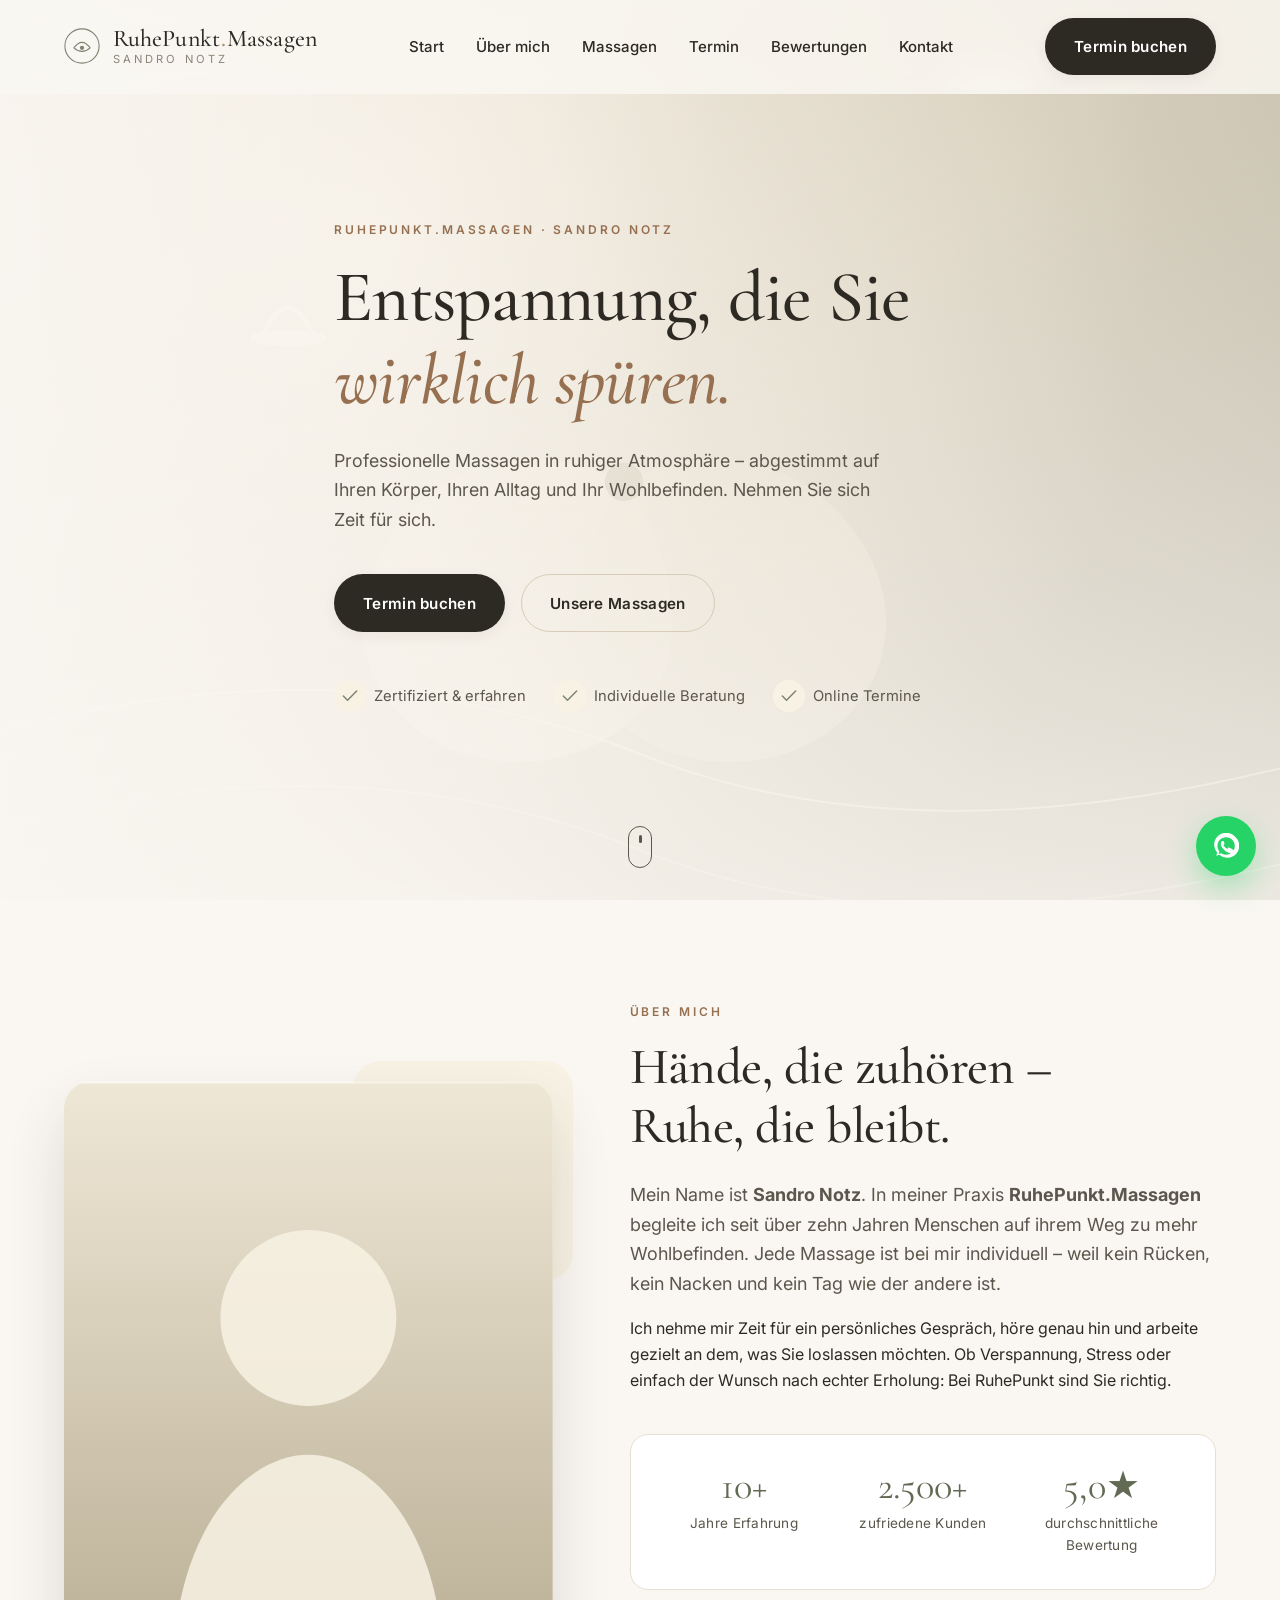
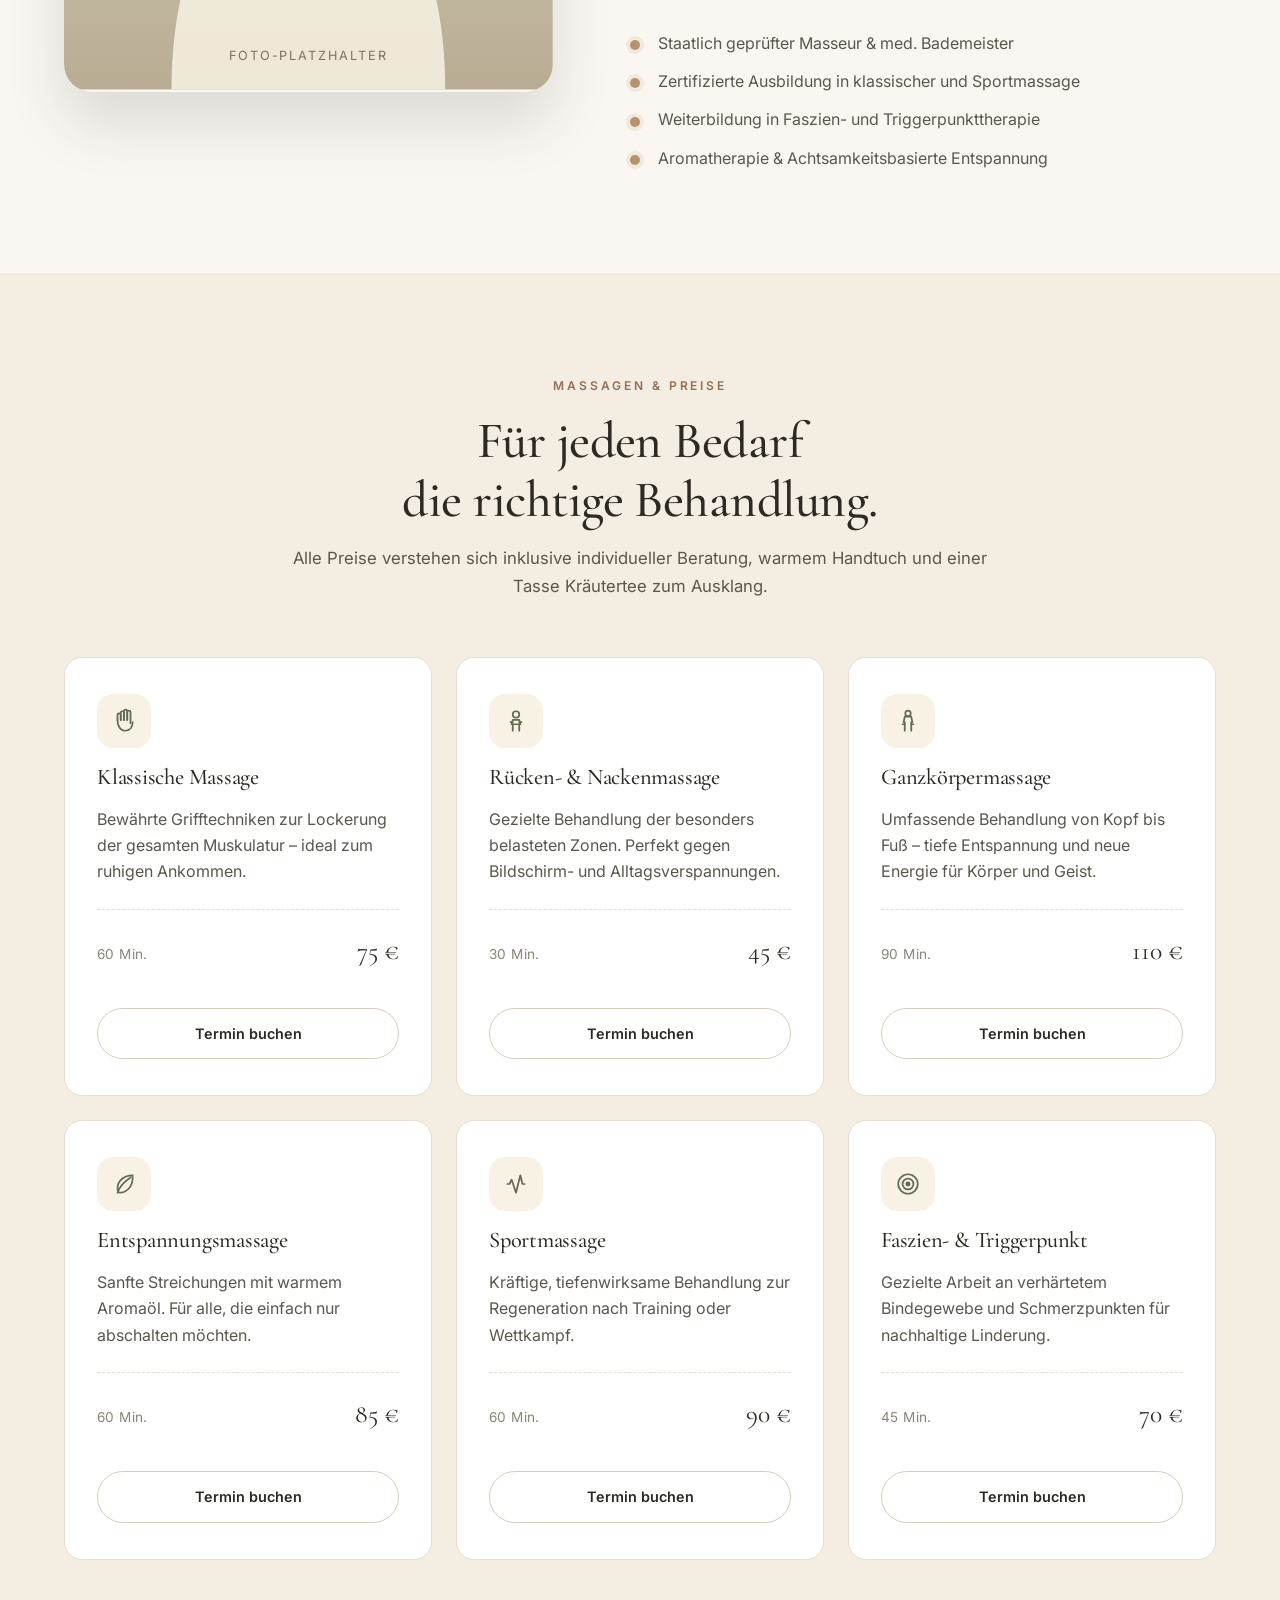
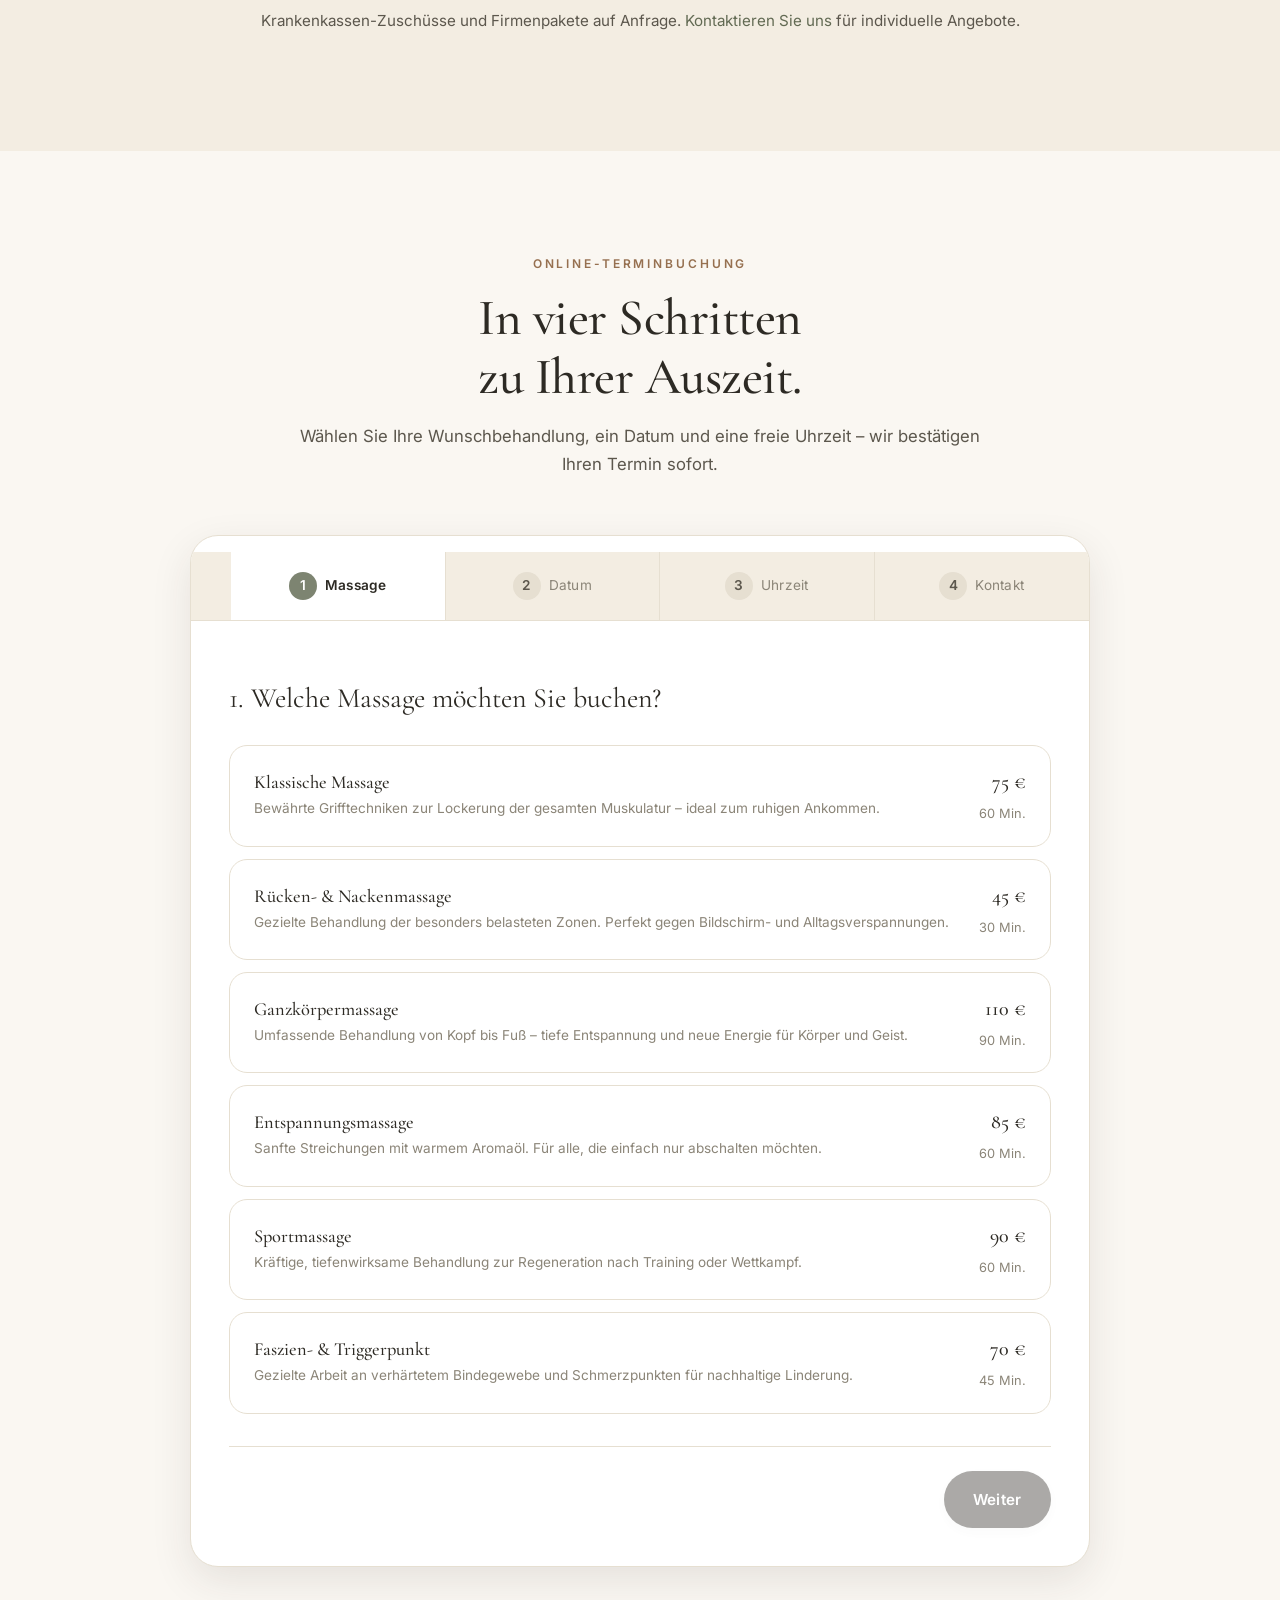
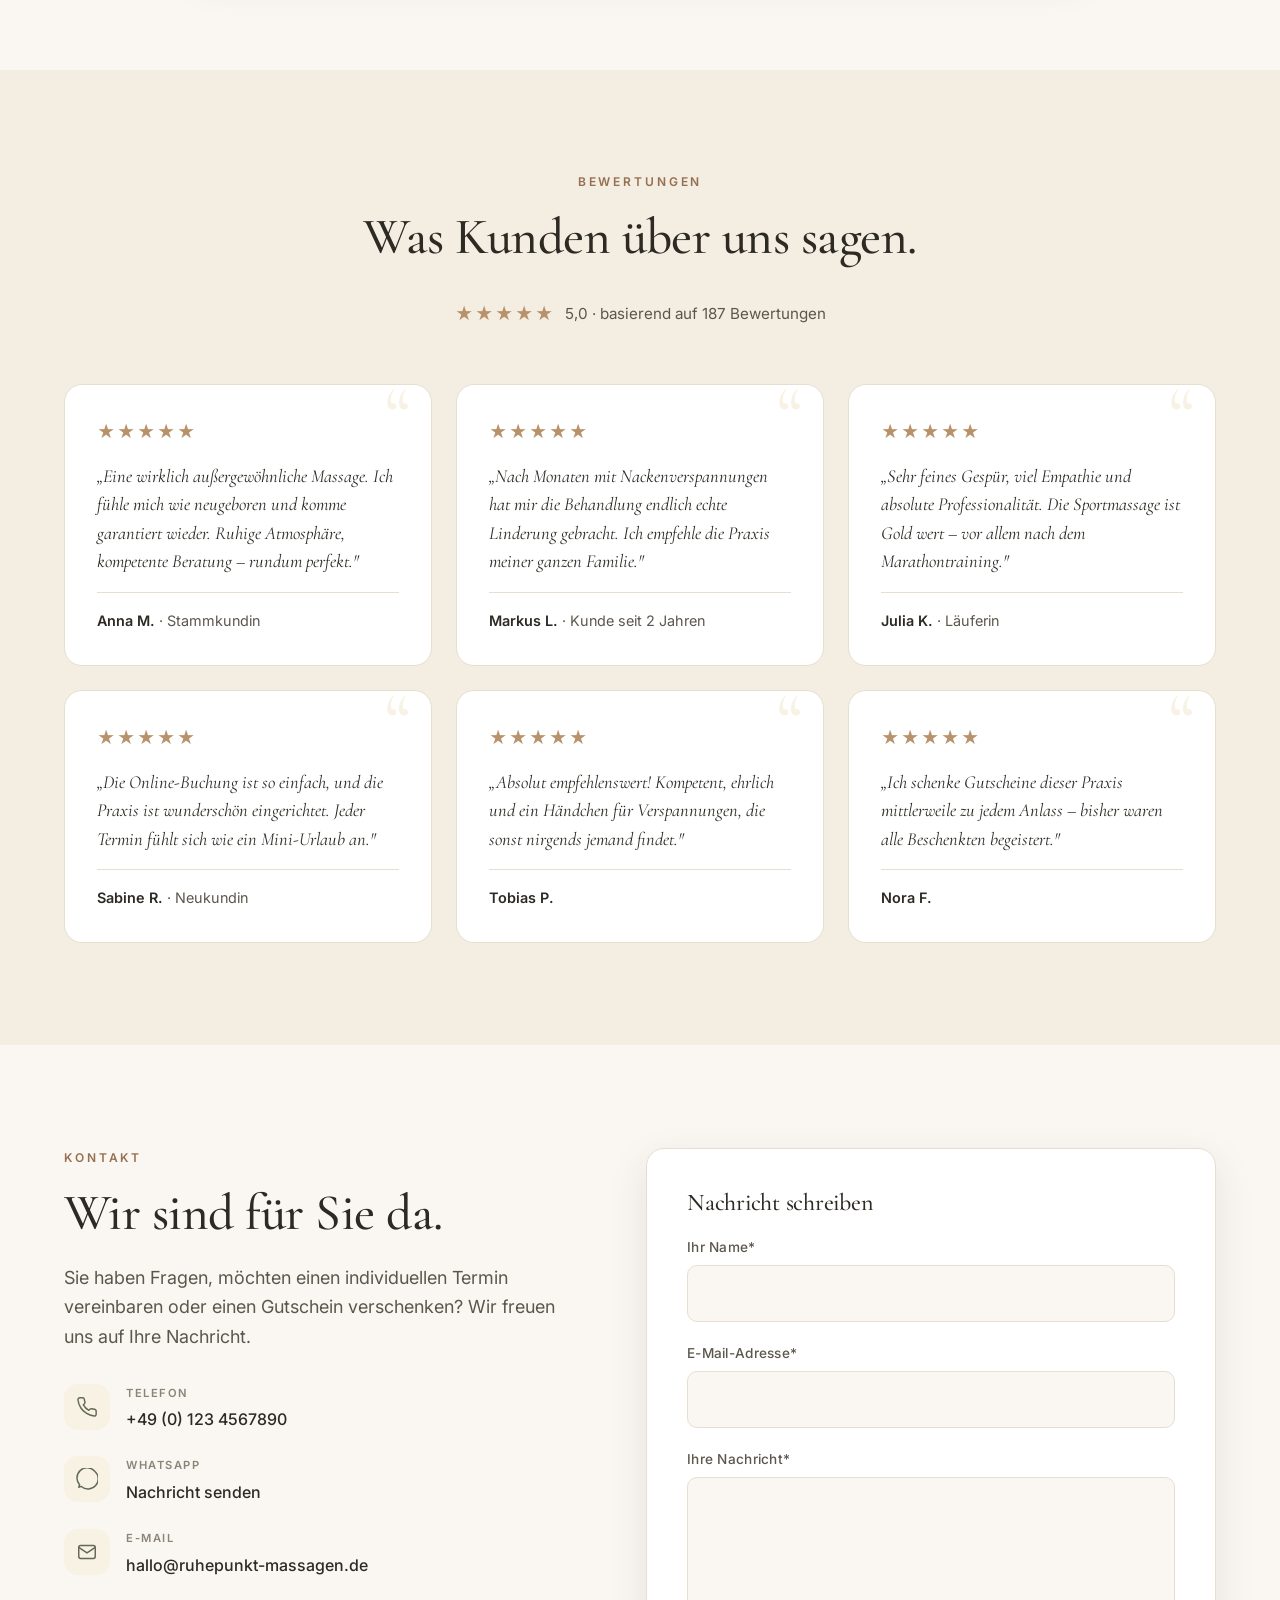
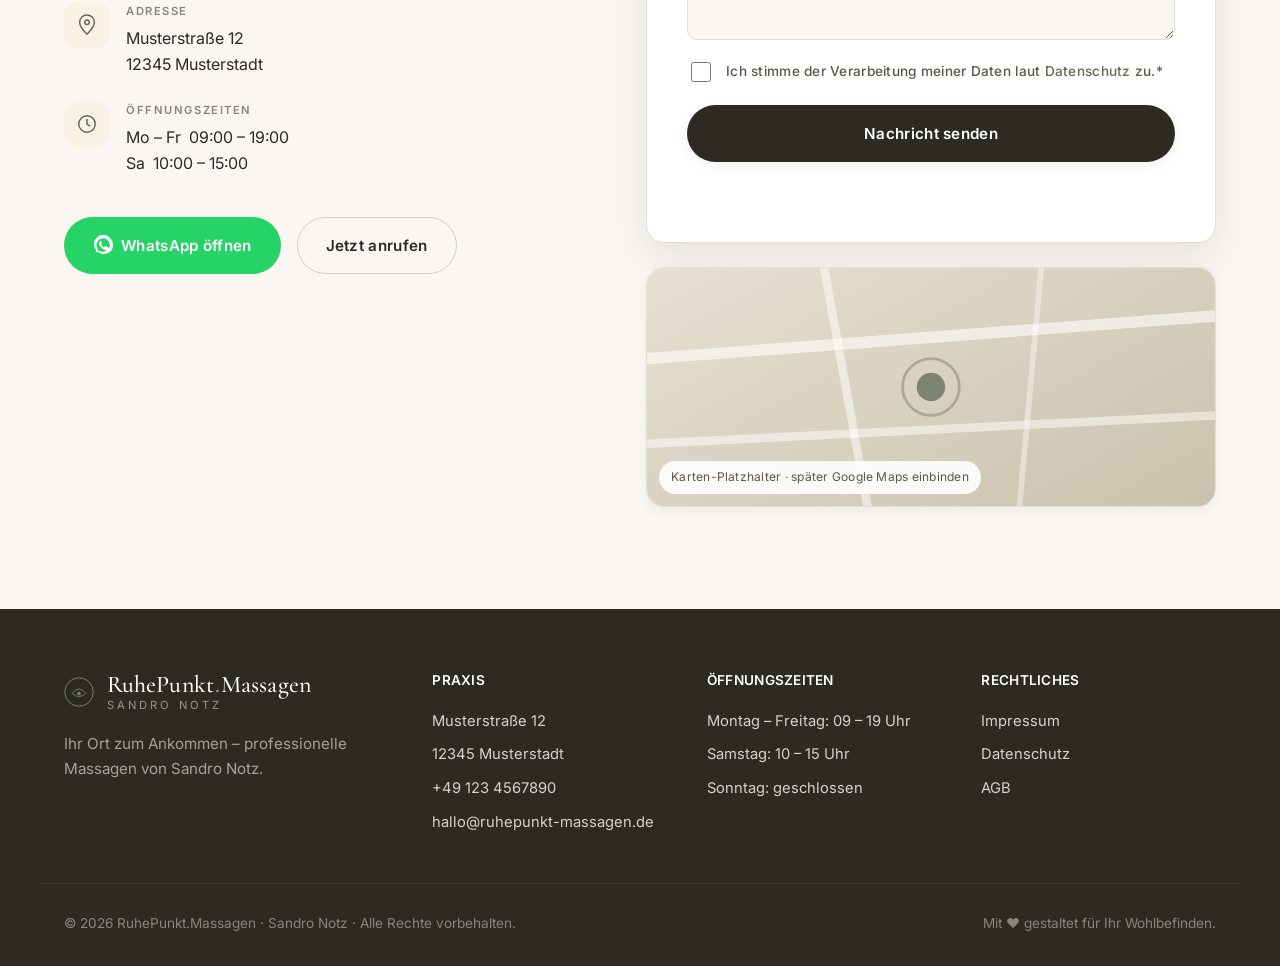
<file: index.html>
<!doctype html>
<html lang="de">
<head>
    <meta charset="UTF-8" />
    <meta name="viewport" content="width=device-width, initial-scale=1.0" />
    <meta name="theme-color" content="#7d8471" />
    <meta name="description" content="RuhePunkt.Massagen von Sandro Notz – Klassische Massage, Rücken- und Sportmassage. Termin online buchen." />
    <meta name="keywords" content="Massage, Masseur Sandro Notz, RuhePunkt Massagen, Wellness, Rückenmassage, Sportmassage, Entspannung, Termin online buchen" />
    <meta name="author" content="Sandro Notz · RuhePunkt.Massagen" />

    <meta property="og:type" content="website" />
    <meta property="og:title" content="RuhePunkt.Massagen · Sandro Notz – Entspannung auf höchstem Niveau" />
    <meta property="og:description" content="Ihr Wohlbefinden liegt in guten Händen. Professionelle Massagen von Sandro Notz." />
    <meta property="og:locale" content="de_DE" />

    <title>RuhePunkt.Massagen · Sandro Notz – Professionelle Massagen</title>

    <link rel="preconnect" href="https://fonts.googleapis.com" />
    <link rel="preconnect" href="https://fonts.gstatic.com" crossorigin />
    <link href="https://fonts.googleapis.com/css2?family=Cormorant+Garamond:wght@400;500;600;700&family=Inter:wght@300;400;500;600;700&display=swap" rel="stylesheet" />

    <link rel="stylesheet" href="css/style.css" />

    <link rel="icon" href="data:image/svg+xml,%3Csvg xmlns='http://www.w3.org/2000/svg' viewBox='0 0 100 100'%3E%3Ccircle cx='50' cy='50' r='48' fill='%237d8471'/%3E%3Cpath d='M30 55 Q50 30 70 55 Q50 80 30 55Z' fill='%23faf7f2'/%3E%3Ccircle cx='50' cy='55' r='6' fill='%237d8471'/%3E%3C/svg%3E" />

    <script type="application/ld+json">
    {
      "@context": "https://schema.org",
      "@type": "HealthAndBeautyBusiness",
      "name": "RuhePunkt.Massagen",
      "founder": { "@type": "Person", "name": "Sandro Notz" },
      "image": "",
      "description": "RuhePunkt.Massagen von Sandro Notz – klassische, sportliche und entspannende Massagen.",
      "address": {
        "@type": "PostalAddress",
        "streetAddress": "Musterstraße 12",
        "addressLocality": "Musterstadt",
        "postalCode": "12345",
        "addressCountry": "DE"
      },
      "telephone": "+49 123 4567890",
      "priceRange": "€€",
      "openingHours": ["Mo-Fr 09:00-19:00", "Sa 10:00-15:00"]
    }
    </script>
</head>
<body>
    <a href="#hauptinhalt" class="skip-link">Zum Inhalt springen</a>

    <!-- Header / Navigation -->
    <header class="site-header" id="siteHeader">
        <div class="container header-inner">
            <a href="#start" class="brand" aria-label="Zur Startseite">
                <span class="brand-mark" aria-hidden="true">
                    <svg viewBox="0 0 40 40" width="36" height="36">
                        <circle cx="20" cy="20" r="19" fill="none" stroke="currentColor" stroke-width="1.2"/>
                        <path d="M11 22 Q20 10 29 22 Q20 30 11 22Z" fill="none" stroke="currentColor" stroke-width="1.2" stroke-linejoin="round"/>
                        <circle cx="20" cy="22" r="2.4" fill="currentColor"/>
                    </svg>
                </span>
                <span class="brand-text">
                    <span class="brand-name">RuhePunkt<span class="brand-dot">.</span>Massagen</span>
                    <span class="brand-tag">Sandro Notz</span>
                </span>
            </a>

            <nav class="site-nav" aria-label="Hauptnavigation">
                <button class="nav-toggle" type="button" aria-expanded="false" aria-controls="mainMenu" aria-label="Menü öffnen">
                    <span></span><span></span><span></span>
                </button>
                <ul id="mainMenu" class="nav-list">
                    <li><a href="#start">Start</a></li>
                    <li><a href="#ueber-mich">Über mich</a></li>
                    <li><a href="#massagen">Massagen</a></li>
                    <li><a href="#buchung">Termin</a></li>
                    <li><a href="#bewertungen">Bewertungen</a></li>
                    <li><a href="#kontakt">Kontakt</a></li>
                </ul>
            </nav>

            <a href="#buchung" class="btn btn-primary btn-header">Termin buchen</a>
        </div>
    </header>

    <main id="hauptinhalt">
        <!-- Hero -->
        <section id="start" class="hero" aria-labelledby="heroTitle">
            <div class="hero-media" aria-hidden="true">
                <div class="hero-image">
                    <svg viewBox="0 0 800 900" preserveAspectRatio="xMidYMid slice" role="presentation">
                        <defs>
                            <linearGradient id="heroBg" x1="0" y1="0" x2="1" y2="1">
                                <stop offset="0%" stop-color="#e8dfd1"/>
                                <stop offset="55%" stop-color="#c9bfa8"/>
                                <stop offset="100%" stop-color="#8a8570"/>
                            </linearGradient>
                            <radialGradient id="glow" cx="0.3" cy="0.35" r="0.6">
                                <stop offset="0%" stop-color="#fff8ec" stop-opacity="0.7"/>
                                <stop offset="100%" stop-color="#fff8ec" stop-opacity="0"/>
                            </radialGradient>
                        </defs>
                        <rect width="800" height="900" fill="url(#heroBg)"/>
                        <rect width="800" height="900" fill="url(#glow)"/>
                        <g opacity="0.5" stroke="#fff8ec" stroke-width="1.2" fill="none">
                            <path d="M-50 640 Q 200 560 400 640 T 900 620" />
                            <path d="M-50 700 Q 200 620 400 700 T 900 680" opacity="0.7"/>
                            <path d="M-50 760 Q 200 680 400 760 T 900 740" opacity="0.4"/>
                        </g>
                        <g opacity="0.85">
                            <ellipse cx="620" cy="220" rx="28" ry="6" fill="#f9f3e6"/>
                            <path d="M600 218 Q 620 178 640 218" fill="none" stroke="#f9f3e6" stroke-width="2" stroke-linecap="round"/>
                            <path d="M604 214 Q 620 184 636 214" fill="none" stroke="#f9f3e6" stroke-width="1.4" stroke-linecap="round" opacity="0.7"/>
                            <path d="M608 210 Q 620 190 632 210" fill="none" stroke="#f9f3e6" stroke-width="1" stroke-linecap="round" opacity="0.5"/>
                        </g>
                        <g opacity="0.85">
                            <ellipse cx="180" cy="380" rx="24" ry="5" fill="#f9f3e6"/>
                            <path d="M164 378 Q 180 344 196 378" fill="none" stroke="#f9f3e6" stroke-width="2" stroke-linecap="round"/>
                            <path d="M168 374 Q 180 350 192 374" fill="none" stroke="#f9f3e6" stroke-width="1.4" stroke-linecap="round" opacity="0.7"/>
                        </g>
                        <g transform="translate(390 470)" opacity="0.9">
                            <path d="M0 0 C -60 -30 -120 -10 -150 40 C -180 90 -160 150 -100 170 C -50 185 0 165 20 130 C 40 95 30 40 0 0 Z" fill="#f0e6d4" opacity="0.55"/>
                            <path d="M0 0 C 60 -30 120 -10 150 40 C 180 90 160 150 100 170 C 50 185 0 165 -20 130 C -40 95 -30 40 0 0 Z" fill="#e5dbc7" opacity="0.55"/>
                            <circle cx="0" cy="0" r="12" fill="#c9bfa8"/>
                        </g>
                    </svg>
                </div>
            </div>

            <div class="container hero-content">
                <p class="eyebrow" data-animate>RuhePunkt.Massagen · Sandro Notz</p>
                <h1 id="heroTitle" data-animate>Entspannung, die Sie<br /><em>wirklich spüren.</em></h1>
                <p class="hero-lead" data-animate>
                    Professionelle Massagen in ruhiger Atmosphäre – abgestimmt auf Ihren Körper,
                    Ihren Alltag und Ihr Wohlbefinden. Nehmen Sie sich Zeit für sich.
                </p>
                <div class="hero-actions" data-animate>
                    <a href="#buchung" class="btn btn-primary">Termin buchen</a>
                    <a href="#massagen" class="btn btn-ghost">Unsere Massagen</a>
                </div>
                <ul class="hero-badges" data-animate>
                    <li>
                        <span class="badge-icon" aria-hidden="true">
                            <svg viewBox="0 0 24 24" width="20" height="20" fill="none" stroke="currentColor" stroke-width="1.8" stroke-linecap="round" stroke-linejoin="round"><path d="M20 6L9 17l-5-5"/></svg>
                        </span>
                        Zertifiziert &amp; erfahren
                    </li>
                    <li>
                        <span class="badge-icon" aria-hidden="true">
                            <svg viewBox="0 0 24 24" width="20" height="20" fill="none" stroke="currentColor" stroke-width="1.8" stroke-linecap="round" stroke-linejoin="round"><path d="M20 6L9 17l-5-5"/></svg>
                        </span>
                        Individuelle Beratung
                    </li>
                    <li>
                        <span class="badge-icon" aria-hidden="true">
                            <svg viewBox="0 0 24 24" width="20" height="20" fill="none" stroke="currentColor" stroke-width="1.8" stroke-linecap="round" stroke-linejoin="round"><path d="M20 6L9 17l-5-5"/></svg>
                        </span>
                        Online Termine
                    </li>
                </ul>
            </div>

            <a href="#ueber-mich" class="scroll-hint" aria-label="Nach unten scrollen">
                <span></span>
            </a>
        </section>

        <!-- Über mich -->
        <section id="ueber-mich" class="section about" aria-labelledby="aboutTitle">
            <div class="container about-grid">
                <div class="about-media" data-animate>
                    <div class="about-image">
                        <!-- Bild-Platzhalter: einfach das SVG durch ein <img src="..."> ersetzen -->
                        <svg viewBox="0 0 500 620" role="img" aria-label="Portrait-Platzhalter">
                            <defs>
                                <linearGradient id="aboutBg" x1="0" y1="0" x2="0" y2="1">
                                    <stop offset="0%" stop-color="#efe7d6"/>
                                    <stop offset="100%" stop-color="#b8ad93"/>
                                </linearGradient>
                            </defs>
                            <rect width="500" height="620" fill="url(#aboutBg)"/>
                            <circle cx="250" cy="240" r="90" fill="#f8f2e4" opacity="0.85"/>
                            <path d="M110 620 C 110 450 190 380 250 380 C 310 380 390 450 390 620 Z" fill="#f8f2e4" opacity="0.85"/>
                            <text x="250" y="590" text-anchor="middle" fill="#7a7460" font-family="Inter, sans-serif" font-size="13" letter-spacing="2">FOTO-PLATZHALTER</text>
                        </svg>
                    </div>
                    <div class="about-image-decor" aria-hidden="true"></div>
                </div>

                <div class="about-content" data-animate>
                    <p class="eyebrow">Über mich</p>
                    <h2 id="aboutTitle">Hände, die zuhören –<br /> Ruhe, die bleibt.</h2>
                    <p class="lead">
                        Mein Name ist <strong>Sandro Notz</strong>. In meiner Praxis <strong>RuhePunkt.Massagen</strong>
                        begleite ich seit über zehn Jahren Menschen auf ihrem Weg zu mehr Wohlbefinden. Jede Massage ist
                        bei mir individuell – weil kein Rücken, kein Nacken und kein Tag wie der andere ist.
                    </p>
                    <p>
                        Ich nehme mir Zeit für ein persönliches Gespräch, höre genau hin und arbeite gezielt
                        an dem, was Sie loslassen möchten. Ob Verspannung, Stress oder einfach der Wunsch
                        nach echter Erholung: Bei RuhePunkt sind Sie richtig.
                    </p>

                    <dl class="about-facts">
                        <div>
                            <dt>10+</dt>
                            <dd>Jahre Erfahrung</dd>
                        </div>
                        <div>
                            <dt>2.500+</dt>
                            <dd>zufriedene Kunden</dd>
                        </div>
                        <div>
                            <dt>5,0★</dt>
                            <dd>durchschnittliche Bewertung</dd>
                        </div>
                    </dl>

                    <ul class="about-qualifications">
                        <li>Staatlich geprüfter Masseur &amp; med. Bademeister</li>
                        <li>Zertifizierte Ausbildung in klassischer und Sportmassage</li>
                        <li>Weiterbildung in Faszien- und Triggerpunkttherapie</li>
                        <li>Aromatherapie &amp; Achtsamkeitsbasierte Entspannung</li>
                    </ul>
                </div>
            </div>
        </section>

        <!-- Massagen & Preise -->
        <section id="massagen" class="section services" aria-labelledby="servicesTitle">
            <div class="container">
                <div class="section-head" data-animate>
                    <p class="eyebrow">Massagen &amp; Preise</p>
                    <h2 id="servicesTitle">Für jeden Bedarf<br />die richtige Behandlung.</h2>
                    <p class="section-sub">Alle Preise verstehen sich inklusive individueller Beratung, warmem Handtuch und einer Tasse Kräutertee zum Ausklang.</p>
                </div>

                <div class="services-grid" id="servicesGrid">
                    <!-- Karten werden per JS aus data/services.js gerendert -->
                </div>

                <p class="services-note" data-animate>
                    Krankenkassen-Zuschüsse und Firmenpakete auf Anfrage.
                    <a href="#kontakt">Kontaktieren Sie uns</a> für individuelle Angebote.
                </p>
            </div>
        </section>

        <!-- Buchung -->
        <section id="buchung" class="section booking" aria-labelledby="bookingTitle">
            <div class="container">
                <div class="section-head" data-animate>
                    <p class="eyebrow">Online-Terminbuchung</p>
                    <h2 id="bookingTitle">In vier Schritten<br />zu Ihrer Auszeit.</h2>
                    <p class="section-sub">Wählen Sie Ihre Wunschbehandlung, ein Datum und eine freie Uhrzeit – wir bestätigen Ihren Termin sofort.</p>
                </div>

                <div class="booking-wrapper">
                    <ol class="booking-steps" aria-label="Fortschritt der Buchung">
                        <li class="is-active" data-step="1"><span>1</span> Massage</li>
                        <li data-step="2"><span>2</span> Datum</li>
                        <li data-step="3"><span>3</span> Uhrzeit</li>
                        <li data-step="4"><span>4</span> Kontakt</li>
                    </ol>

                    <form id="bookingForm" class="booking-panel" novalidate>
                        <!-- Schritt 1: Massage wählen -->
                        <fieldset class="booking-step is-active" data-step="1">
                            <legend class="step-title">1. Welche Massage möchten Sie buchen?</legend>
                            <div class="service-picker" id="servicePicker" role="radiogroup" aria-label="Massage auswählen">
                                <!-- Optionen aus JS -->
                            </div>
                            <div class="step-actions">
                                <span></span>
                                <button type="button" class="btn btn-primary" data-next="1" disabled>Weiter</button>
                            </div>
                        </fieldset>

                        <!-- Schritt 2: Datum -->
                        <fieldset class="booking-step" data-step="2">
                            <legend class="step-title">2. An welchem Tag?</legend>
                            <div class="calendar" id="calendar" aria-live="polite"></div>
                            <div class="step-actions">
                                <button type="button" class="btn btn-ghost" data-prev="2">Zurück</button>
                                <button type="button" class="btn btn-primary" data-next="2" disabled>Weiter</button>
                            </div>
                        </fieldset>

                        <!-- Schritt 3: Uhrzeit -->
                        <fieldset class="booking-step" data-step="3">
                            <legend class="step-title">3. Freie Uhrzeit wählen</legend>
                            <p class="slot-hint" id="slotHint">Bitte wählen Sie zunächst ein Datum.</p>
                            <div class="slots" id="slots" role="radiogroup" aria-label="Verfügbare Uhrzeiten"></div>
                            <div class="step-actions">
                                <button type="button" class="btn btn-ghost" data-prev="3">Zurück</button>
                                <button type="button" class="btn btn-primary" data-next="3" disabled>Weiter</button>
                            </div>
                        </fieldset>

                        <!-- Schritt 4: Kontaktdaten -->
                        <fieldset class="booking-step" data-step="4">
                            <legend class="step-title">4. Ihre Kontaktdaten</legend>

                            <div class="form-grid">
                                <label class="field">
                                    <span>Vor- und Nachname*</span>
                                    <input type="text" name="name" required autocomplete="name" />
                                </label>
                                <label class="field">
                                    <span>Telefonnummer*</span>
                                    <input type="tel" name="phone" required autocomplete="tel" placeholder="+49 …" />
                                </label>
                                <label class="field field-full">
                                    <span>E-Mail-Adresse*</span>
                                    <input type="email" name="email" required autocomplete="email" />
                                </label>
                                <label class="field field-full">
                                    <span>Anmerkungen (optional)</span>
                                    <textarea name="notes" rows="3" placeholder="Wünsche, Beschwerden, besondere Hinweise …"></textarea>
                                </label>
                                <label class="field field-full field-check">
                                    <input type="checkbox" name="consent" required />
                                    <span>Ich habe die <a href="#datenschutz">Datenschutzhinweise</a> gelesen und stimme der Verarbeitung meiner Daten für die Terminbuchung zu.*</span>
                                </label>
                            </div>

                            <div class="booking-summary" aria-live="polite">
                                <h3>Ihre Zusammenfassung</h3>
                                <dl id="bookingSummary"></dl>
                            </div>

                            <div class="step-actions">
                                <button type="button" class="btn btn-ghost" data-prev="4">Zurück</button>
                                <button type="submit" class="btn btn-primary">Termin verbindlich buchen</button>
                            </div>
                        </fieldset>

                        <!-- Bestätigung -->
                        <div class="booking-confirmation" data-step="5" hidden>
                            <div class="confirm-icon" aria-hidden="true">
                                <svg viewBox="0 0 60 60" width="60" height="60"><circle cx="30" cy="30" r="28" fill="none" stroke="currentColor" stroke-width="2"/><path d="M18 31 L27 40 L44 22" fill="none" stroke="currentColor" stroke-width="2.6" stroke-linecap="round" stroke-linejoin="round"/></svg>
                            </div>
                            <h3>Vielen Dank – Ihr Termin ist gebucht!</h3>
                            <p>Wir haben Ihnen eine Bestätigung per E-Mail geschickt. <br />Wir freuen uns auf Sie.</p>
                            <div class="confirmation-details" id="confirmationDetails"></div>
                            <div class="step-actions center">
                                <button type="button" class="btn btn-ghost" id="newBooking">Weitere Buchung</button>
                                <a href="#kontakt" class="btn btn-primary">Kontakt &amp; Anfahrt</a>
                            </div>
                        </div>
                    </form>
                </div>
            </div>
        </section>

        <!-- Bewertungen -->
        <section id="bewertungen" class="section reviews" aria-labelledby="reviewsTitle">
            <div class="container">
                <div class="section-head" data-animate>
                    <p class="eyebrow">Bewertungen</p>
                    <h2 id="reviewsTitle">Was Kunden über uns sagen.</h2>
                    <div class="reviews-summary">
                        <div class="stars" aria-label="5 von 5 Sternen">
                            <span>★</span><span>★</span><span>★</span><span>★</span><span>★</span>
                        </div>
                        <span>5,0 · basierend auf 187 Bewertungen</span>
                    </div>
                </div>

                <div class="reviews-grid">
                    <article class="review-card" data-animate>
                        <div class="stars" aria-label="5 von 5 Sternen"><span>★</span><span>★</span><span>★</span><span>★</span><span>★</span></div>
                        <p>„Eine wirklich außergewöhnliche Massage. Ich fühle mich wie neugeboren und komme garantiert wieder. Ruhige Atmosphäre, kompetente Beratung – rundum perfekt."</p>
                        <footer><strong>Anna M.</strong> · Stammkundin</footer>
                    </article>
                    <article class="review-card" data-animate>
                        <div class="stars" aria-label="5 von 5 Sternen"><span>★</span><span>★</span><span>★</span><span>★</span><span>★</span></div>
                        <p>„Nach Monaten mit Nackenverspannungen hat mir die Behandlung endlich echte Linderung gebracht. Ich empfehle die Praxis meiner ganzen Familie."</p>
                        <footer><strong>Markus L.</strong> · Kunde seit 2 Jahren</footer>
                    </article>
                    <article class="review-card" data-animate>
                        <div class="stars" aria-label="5 von 5 Sternen"><span>★</span><span>★</span><span>★</span><span>★</span><span>★</span></div>
                        <p>„Sehr feines Gespür, viel Empathie und absolute Professionalität. Die Sportmassage ist Gold wert – vor allem nach dem Marathontraining."</p>
                        <footer><strong>Julia K.</strong> · Läuferin</footer>
                    </article>
                    <article class="review-card" data-animate>
                        <div class="stars" aria-label="5 von 5 Sternen"><span>★</span><span>★</span><span>★</span><span>★</span><span>★</span></div>
                        <p>„Die Online-Buchung ist so einfach, und die Praxis ist wunderschön eingerichtet. Jeder Termin fühlt sich wie ein Mini-Urlaub an."</p>
                        <footer><strong>Sabine R.</strong> · Neukundin</footer>
                    </article>
                    <article class="review-card" data-animate>
                        <div class="stars" aria-label="5 von 5 Sternen"><span>★</span><span>★</span><span>★</span><span>★</span><span>★</span></div>
                        <p>„Absolut empfehlenswert! Kompetent, ehrlich und ein Händchen für Verspannungen, die sonst nirgends jemand findet."</p>
                        <footer><strong>Tobias P.</strong></footer>
                    </article>
                    <article class="review-card" data-animate>
                        <div class="stars" aria-label="5 von 5 Sternen"><span>★</span><span>★</span><span>★</span><span>★</span><span>★</span></div>
                        <p>„Ich schenke Gutscheine dieser Praxis mittlerweile zu jedem Anlass – bisher waren alle Beschenkten begeistert."</p>
                        <footer><strong>Nora F.</strong></footer>
                    </article>
                </div>
            </div>
        </section>

        <!-- Kontakt -->
        <section id="kontakt" class="section contact" aria-labelledby="contactTitle">
            <div class="container contact-grid">
                <div class="contact-info" data-animate>
                    <p class="eyebrow">Kontakt</p>
                    <h2 id="contactTitle">Wir sind für Sie da.</h2>
                    <p class="lead">Sie haben Fragen, möchten einen individuellen Termin vereinbaren oder einen Gutschein verschenken? Wir freuen uns auf Ihre Nachricht.</p>

                    <ul class="contact-list">
                        <li>
                            <span class="contact-icon" aria-hidden="true">
                                <svg viewBox="0 0 24 24" width="22" height="22" fill="none" stroke="currentColor" stroke-width="1.6"><path d="M22 16.9v3a2 2 0 0 1-2.2 2 19.8 19.8 0 0 1-8.6-3.1 19.5 19.5 0 0 1-6-6 19.8 19.8 0 0 1-3.1-8.7A2 2 0 0 1 4.1 2h3a2 2 0 0 1 2 1.7c.1.9.3 1.8.6 2.6a2 2 0 0 1-.5 2.1L8 9.6a16 16 0 0 0 6 6l1.2-1.2a2 2 0 0 1 2.1-.5c.8.3 1.7.5 2.6.6A2 2 0 0 1 22 16.9z" stroke-linecap="round" stroke-linejoin="round"/></svg>
                            </span>
                            <div>
                                <span class="contact-label">Telefon</span>
                                <a href="tel:+491234567890">+49 (0) 123 4567890</a>
                            </div>
                        </li>
                        <li>
                            <span class="contact-icon" aria-hidden="true">
                                <svg viewBox="0 0 24 24" width="22" height="22" fill="none" stroke="currentColor" stroke-width="1.6"><path d="M20.5 3.5A11 11 0 0 0 3.9 18.3L3 21l2.8-.9A11 11 0 1 0 20.5 3.5z" stroke-linecap="round" stroke-linejoin="round"/></svg>
                            </span>
                            <div>
                                <span class="contact-label">WhatsApp</span>
                                <a href="https://wa.me/491234567890" target="_blank" rel="noopener">Nachricht senden</a>
                            </div>
                        </li>
                        <li>
                            <span class="contact-icon" aria-hidden="true">
                                <svg viewBox="0 0 24 24" width="22" height="22" fill="none" stroke="currentColor" stroke-width="1.6"><rect x="3" y="5" width="18" height="14" rx="2"/><path d="M3 7l9 6 9-6" stroke-linecap="round" stroke-linejoin="round"/></svg>
                            </span>
                            <div>
                                <span class="contact-label">E-Mail</span>
                                <a href="mailto:hallo@ruhepunkt-massagen.de">hallo@ruhepunkt-massagen.de</a>
                            </div>
                        </li>
                        <li>
                            <span class="contact-icon" aria-hidden="true">
                                <svg viewBox="0 0 24 24" width="22" height="22" fill="none" stroke="currentColor" stroke-width="1.6"><path d="M12 22s-8-7.6-8-13a8 8 0 1 1 16 0c0 5.4-8 13-8 13z" stroke-linejoin="round"/><circle cx="12" cy="9" r="2.5"/></svg>
                            </span>
                            <div>
                                <span class="contact-label">Adresse</span>
                                <address>Musterstraße 12<br />12345 Musterstadt</address>
                            </div>
                        </li>
                        <li>
                            <span class="contact-icon" aria-hidden="true">
                                <svg viewBox="0 0 24 24" width="22" height="22" fill="none" stroke="currentColor" stroke-width="1.6"><circle cx="12" cy="12" r="9"/><path d="M12 7v5l3 2" stroke-linecap="round"/></svg>
                            </span>
                            <div>
                                <span class="contact-label">Öffnungszeiten</span>
                                <span>Mo – Fr &nbsp;09:00 – 19:00<br />Sa &nbsp;10:00 – 15:00</span>
                            </div>
                        </li>
                    </ul>

                    <div class="contact-cta">
                        <a href="https://wa.me/491234567890" class="btn btn-whatsapp" target="_blank" rel="noopener">
                            <svg viewBox="0 0 24 24" width="20" height="20" fill="currentColor" aria-hidden="true"><path d="M20.5 3.5A11 11 0 0 0 3.9 18.3L3 21l2.8-.9A11 11 0 1 0 20.5 3.5zM12 20a8 8 0 0 1-4.1-1.1l-.3-.2-2.4.7.7-2.3-.2-.3A8 8 0 1 1 12 20zm4.4-5.9c-.2-.1-1.4-.7-1.6-.8-.2-.1-.4-.1-.5.1s-.6.8-.7 1c-.1.2-.3.2-.5.1-1.4-.7-2.3-1.3-3.3-2.9-.3-.5.3-.5.8-1.6.1-.2 0-.4 0-.5s-.5-1.3-.7-1.7c-.2-.4-.4-.4-.5-.4h-.5c-.2 0-.5.1-.7.3-.3.3-1 1-1 2.5 0 1.5 1.1 2.9 1.2 3.1.1.2 2.1 3.2 5.1 4.5 1.9.8 2.6.9 3.5.7.6-.1 1.7-.7 1.9-1.4.2-.7.2-1.3.1-1.4-.1-.1-.2-.1-.5-.3z"/></svg>
                            WhatsApp öffnen
                        </a>
                        <a href="tel:+491234567890" class="btn btn-ghost">Jetzt anrufen</a>
                    </div>
                </div>

                <div class="contact-form-wrap" data-animate>
                    <form id="contactForm" class="contact-form" novalidate>
                        <h3>Nachricht schreiben</h3>
                        <label class="field">
                            <span>Ihr Name*</span>
                            <input type="text" name="name" required autocomplete="name" />
                        </label>
                        <label class="field">
                            <span>E-Mail-Adresse*</span>
                            <input type="email" name="email" required autocomplete="email" />
                        </label>
                        <label class="field">
                            <span>Ihre Nachricht*</span>
                            <textarea name="message" rows="5" required></textarea>
                        </label>
                        <label class="field field-check">
                            <input type="checkbox" name="consent" required />
                            <span>Ich stimme der Verarbeitung meiner Daten laut <a href="#datenschutz">Datenschutz</a> zu.*</span>
                        </label>
                        <button type="submit" class="btn btn-primary">Nachricht senden</button>
                        <p class="form-status" id="contactStatus" role="status"></p>
                    </form>

                    <div class="map-placeholder" role="img" aria-label="Kartenausschnitt Standort Musterstadt">
                        <div class="map-inner">
                            <svg viewBox="0 0 400 220" preserveAspectRatio="xMidYMid slice" aria-hidden="true">
                                <defs>
                                    <linearGradient id="mapBg" x1="0" y1="0" x2="1" y2="1">
                                        <stop offset="0%" stop-color="#e8e2d3"/>
                                        <stop offset="100%" stop-color="#c8c0aa"/>
                                    </linearGradient>
                                </defs>
                                <rect width="400" height="220" fill="url(#mapBg)"/>
                                <path d="M0 90 L400 60" stroke="#fff" stroke-width="8" opacity="0.6"/>
                                <path d="M0 150 L400 130" stroke="#fff" stroke-width="6" opacity="0.5"/>
                                <path d="M120 0 L160 220" stroke="#fff" stroke-width="6" opacity="0.5"/>
                                <path d="M280 0 L260 220" stroke="#fff" stroke-width="4" opacity="0.4"/>
                                <circle cx="200" cy="110" r="10" fill="#7d8471"/>
                                <circle cx="200" cy="110" r="20" fill="none" stroke="#7d8471" stroke-width="2" opacity="0.5"/>
                            </svg>
                            <span class="map-label">Karten-Platzhalter · später Google Maps einbinden</span>
                        </div>
                    </div>
                </div>
            </div>
        </section>
    </main>

    <!-- Footer -->
    <footer class="site-footer">
        <div class="container footer-grid">
            <div>
                <div class="brand brand-footer">
                    <span class="brand-mark" aria-hidden="true">
                        <svg viewBox="0 0 40 40" width="30" height="30">
                            <circle cx="20" cy="20" r="19" fill="none" stroke="currentColor" stroke-width="1.2"/>
                            <path d="M11 22 Q20 10 29 22 Q20 30 11 22Z" fill="none" stroke="currentColor" stroke-width="1.2" stroke-linejoin="round"/>
                            <circle cx="20" cy="22" r="2.4" fill="currentColor"/>
                        </svg>
                    </span>
                    <span class="brand-text">
                        <span class="brand-name">RuhePunkt<span class="brand-dot">.</span>Massagen</span>
                        <span class="brand-tag">Sandro Notz</span>
                    </span>
                </div>
                <p class="footer-blurb">Ihr Ort zum Ankommen – professionelle Massagen von Sandro Notz.</p>
            </div>
            <div>
                <h4>Praxis</h4>
                <ul>
                    <li>Musterstraße 12</li>
                    <li>12345 Musterstadt</li>
                    <li><a href="tel:+491234567890">+49 123 4567890</a></li>
                    <li><a href="mailto:hallo@ruhepunkt-massagen.de">hallo@ruhepunkt-massagen.de</a></li>
                </ul>
            </div>
            <div>
                <h4>Öffnungszeiten</h4>
                <ul>
                    <li>Montag – Freitag: 09 – 19 Uhr</li>
                    <li>Samstag: 10 – 15 Uhr</li>
                    <li>Sonntag: geschlossen</li>
                </ul>
            </div>
            <div>
                <h4>Rechtliches</h4>
                <ul>
                    <li><a href="#impressum">Impressum</a></li>
                    <li><a href="#datenschutz">Datenschutz</a></li>
                    <li><a href="#agb">AGB</a></li>
                </ul>
            </div>
        </div>
        <div class="container footer-bottom">
            <span>© <span id="copyYear"></span> RuhePunkt.Massagen · Sandro Notz · Alle Rechte vorbehalten.</span>
            <span>Mit ♥ gestaltet für Ihr Wohlbefinden.</span>
        </div>
    </footer>

    <!-- Floating WhatsApp Button -->
    <a href="https://wa.me/491234567890" class="floating-wa" target="_blank" rel="noopener" aria-label="Über WhatsApp Kontakt aufnehmen">
        <svg viewBox="0 0 24 24" width="26" height="26" fill="currentColor" aria-hidden="true"><path d="M20.5 3.5A11 11 0 0 0 3.9 18.3L3 21l2.8-.9A11 11 0 1 0 20.5 3.5zM12 20a8 8 0 0 1-4.1-1.1l-.3-.2-2.4.7.7-2.3-.2-.3A8 8 0 1 1 12 20zm4.4-5.9c-.2-.1-1.4-.7-1.6-.8-.2-.1-.4-.1-.5.1s-.6.8-.7 1c-.1.2-.3.2-.5.1-1.4-.7-2.3-1.3-3.3-2.9-.3-.5.3-.5.8-1.6.1-.2 0-.4 0-.5s-.5-1.3-.7-1.7c-.2-.4-.4-.4-.5-.4h-.5c-.2 0-.5.1-.7.3-.3.3-1 1-1 2.5 0 1.5 1.1 2.9 1.2 3.1.1.2 2.1 3.2 5.1 4.5 1.9.8 2.6.9 3.5.7.6-.1 1.7-.7 1.9-1.4.2-.7.2-1.3.1-1.4-.1-.1-.2-.1-.5-.3z"/></svg>
    </a>

    <script src="js/data.js"></script>
    <script src="js/booking.js"></script>
    <script src="js/main.js"></script>
</body>
</html>
</file>
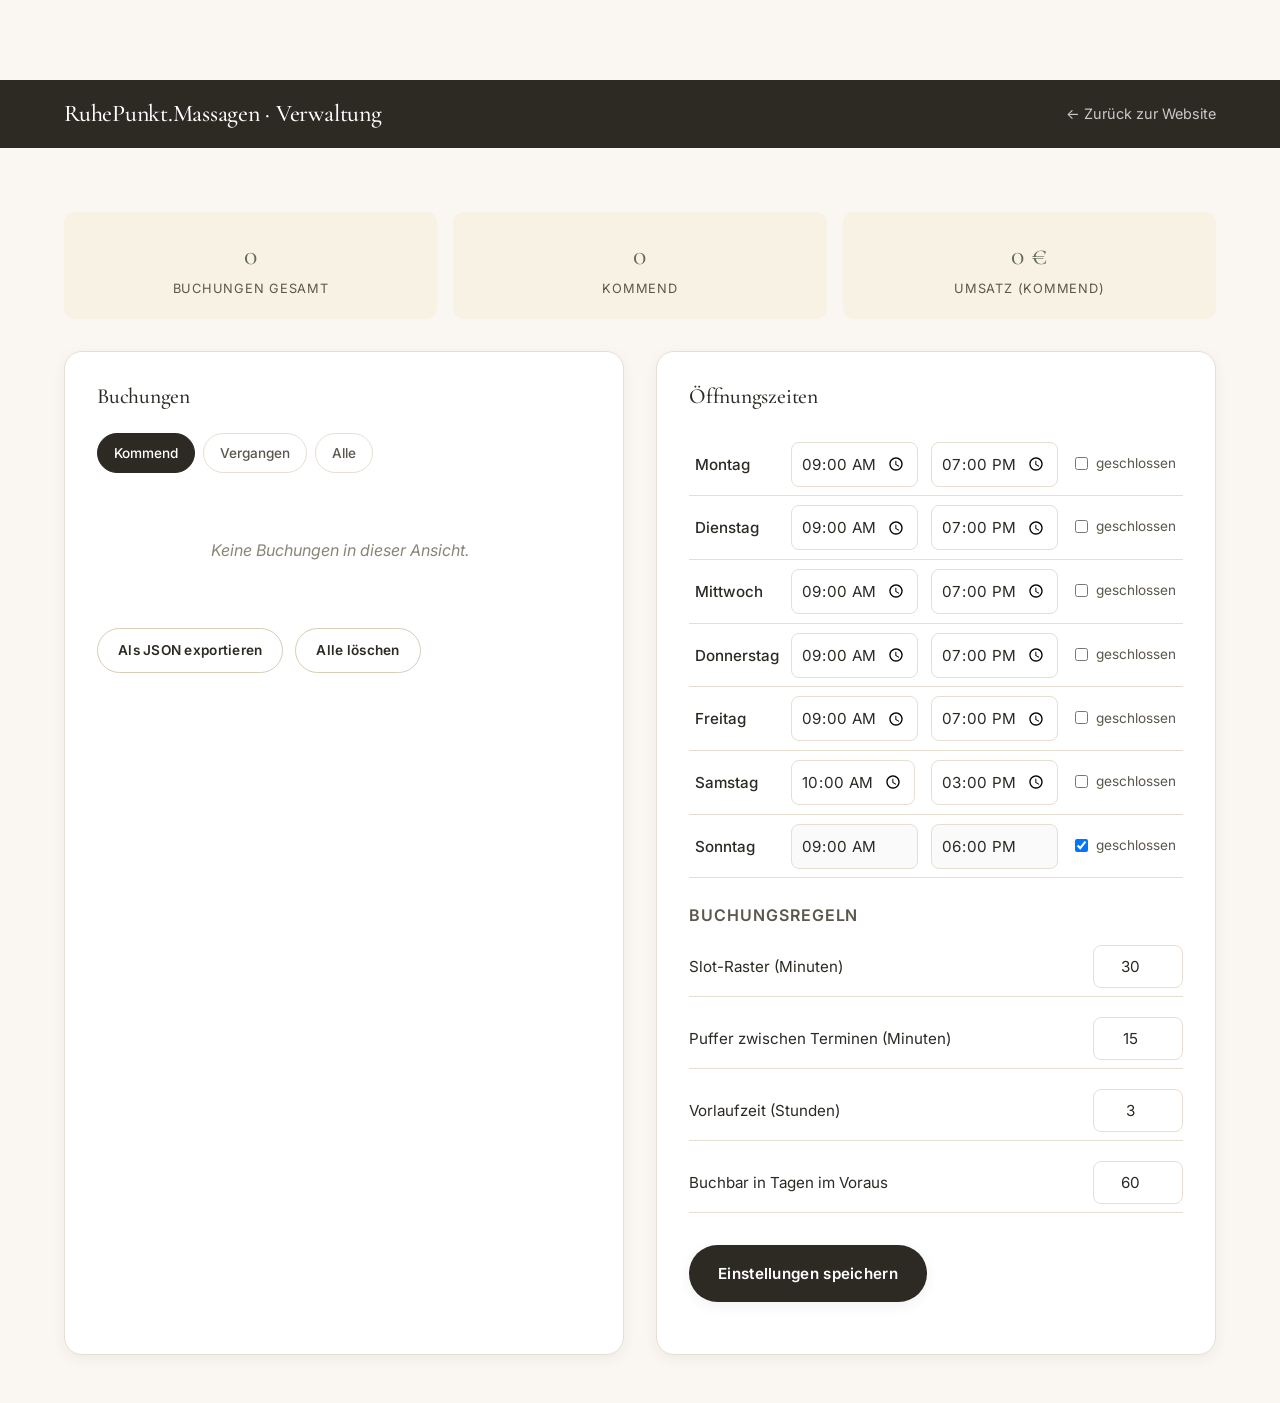
<file: admin.html>
<!doctype html>
<html lang="de">
<head>
    <meta charset="UTF-8" />
    <meta name="viewport" content="width=device-width, initial-scale=1.0" />
    <title>Verwaltung · RuhePunkt.Massagen</title>

    <link rel="preconnect" href="https://fonts.googleapis.com" />
    <link rel="preconnect" href="https://fonts.gstatic.com" crossorigin />
    <link href="https://fonts.googleapis.com/css2?family=Cormorant+Garamond:wght@500;600&family=Inter:wght@300;400;500;600;700&display=swap" rel="stylesheet" />

    <link rel="stylesheet" href="css/style.css" />
    <style>
        body { padding-top: 5rem; }
        .admin-header { background: var(--color-ink); color: #fff; padding: 1.25rem 0; }
        .admin-header .container { display: flex; align-items: center; justify-content: space-between; }
        .admin-header h1 { color: #fff; font-family: var(--font-serif); font-size: 1.5rem; margin: 0; }
        .admin-header a { color: #fff; opacity: 0.75; font-size: 0.9rem; }
        .admin-header a:hover { opacity: 1; }
        .admin-main { padding: 3rem 0; background: var(--color-bg); min-height: 100vh; }
        .admin-panels { display: grid; grid-template-columns: 1fr 1fr; gap: 2rem; }
        @media (max-width: 900px) { .admin-panels { grid-template-columns: 1fr; } }

        .panel { background: var(--color-surface); border-radius: var(--radius); padding: 2rem; border: 1px solid var(--color-line); box-shadow: var(--shadow-sm); }
        .panel h2 { font-size: 1.35rem; font-family: var(--font-serif); margin-bottom: 1.5rem; }
        .panel h3 { font-size: 1rem; font-family: var(--font-sans); text-transform: uppercase; letter-spacing: 0.06em; color: var(--color-ink-soft); font-weight: 600; margin: 1.75rem 0 .75rem; }

        .hours-table { width: 100%; border-collapse: collapse; }
        .hours-table td { padding: .55rem .35rem; border-bottom: 1px solid var(--color-line); font-size: 0.95rem; }
        .hours-table td:first-child { font-weight: 500; }
        .hours-table input[type="time"] { padding: .5rem .6rem; border-radius: 8px; border: 1.5px solid var(--color-line); font-family: inherit; }
        .hours-table label.closed { display: inline-flex; align-items: center; gap: .35rem; font-size: 0.85rem; color: var(--color-ink-soft); }

        .config-row { display: grid; grid-template-columns: 1fr auto; gap: 1rem; align-items: center; margin-bottom: .75rem; padding: .5rem 0; border-bottom: 1px solid var(--color-line); font-size: 0.95rem; }
        .config-row input { padding: .5rem .75rem; border-radius: 8px; border: 1.5px solid var(--color-line); width: 90px; text-align: center; }

        .booking-list { display: flex; flex-direction: column; gap: .75rem; max-height: 550px; overflow-y: auto; padding-right: .5rem; }
        .booking-item {
            padding: 1rem 1.25rem;
            background: var(--color-bg-alt);
            border-radius: var(--radius-sm);
            border-left: 3px solid var(--color-primary);
            display: grid;
            grid-template-columns: auto 1fr auto;
            gap: 1rem;
            align-items: center;
        }
        .booking-item.past { opacity: 0.55; border-left-color: var(--color-muted); }
        .booking-when { font-family: var(--font-serif); font-size: 1.05rem; color: var(--color-ink); }
        .booking-when small { display: block; font-family: var(--font-sans); font-size: 0.8rem; color: var(--color-muted); margin-top: 2px; }
        .booking-details { font-size: 0.9rem; color: var(--color-ink-soft); }
        .booking-details strong { color: var(--color-ink); }
        .booking-delete { background: transparent; color: #b04747; padding: .4rem .75rem; border-radius: 8px; font-size: 0.85rem; font-weight: 500; border: 1.5px solid transparent; }
        .booking-delete:hover { background: #fbe9e9; border-color: #f0c8c8; }

        .filters { display: flex; gap: .5rem; margin-bottom: 1rem; flex-wrap: wrap; }
        .filter-btn { padding: .5rem 1rem; border-radius: 999px; border: 1.5px solid var(--color-line); font-size: 0.85rem; font-weight: 500; background: var(--color-surface); color: var(--color-ink-soft); }
        .filter-btn.is-active { background: var(--color-ink); color: #fff; border-color: var(--color-ink); }

        .empty { text-align: center; padding: 3rem 1rem; color: var(--color-muted); font-style: italic; }

        .stat-grid { display: grid; grid-template-columns: repeat(3, 1fr); gap: 1rem; margin-bottom: 2rem; }
        .stat { background: var(--color-cream); padding: 1.25rem; border-radius: var(--radius-sm); text-align: center; }
        .stat dt { font-family: var(--font-serif); font-size: 1.75rem; color: var(--color-primary-dark); }
        .stat dd { font-size: 0.8rem; color: var(--color-ink-soft); margin: 0; text-transform: uppercase; letter-spacing: 0.06em; }

        .save-note { margin-top: 1.25rem; font-size: 0.85rem; color: var(--color-primary-dark); }

        .export-actions { display: flex; gap: .75rem; margin-top: 1rem; flex-wrap: wrap; }
        .export-actions .btn { padding: .65rem 1.25rem; font-size: 0.85rem; }
    </style>
</head>
<body>

    <header class="admin-header">
        <div class="container">
            <h1>RuhePunkt.Massagen · Verwaltung</h1>
            <a href="index.html">← Zurück zur Website</a>
        </div>
    </header>

    <main class="admin-main">
        <div class="container">
            <dl class="stat-grid">
                <div class="stat"><dt id="statTotal">0</dt><dd>Buchungen gesamt</dd></div>
                <div class="stat"><dt id="statUpcoming">0</dt><dd>Kommend</dd></div>
                <div class="stat"><dt id="statRevenue">0 €</dt><dd>Umsatz (kommend)</dd></div>
            </dl>

            <div class="admin-panels">
                <section class="panel">
                    <h2>Buchungen</h2>
                    <div class="filters">
                        <button type="button" class="filter-btn is-active" data-filter="upcoming">Kommend</button>
                        <button type="button" class="filter-btn" data-filter="past">Vergangen</button>
                        <button type="button" class="filter-btn" data-filter="all">Alle</button>
                    </div>
                    <div class="booking-list" id="bookingList"></div>
                    <div class="export-actions">
                        <button type="button" class="btn btn-ghost" id="exportJSON">Als JSON exportieren</button>
                        <button type="button" class="btn btn-ghost" id="clearAll">Alle löschen</button>
                    </div>
                </section>

                <section class="panel">
                    <h2>Öffnungszeiten</h2>
                    <table class="hours-table">
                        <tbody id="hoursTable"></tbody>
                    </table>

                    <h3>Buchungsregeln</h3>
                    <div class="config-row"><span>Slot-Raster (Minuten)</span><input type="number" min="15" step="5" id="cfgInterval" /></div>
                    <div class="config-row"><span>Puffer zwischen Terminen (Minuten)</span><input type="number" min="0" step="5" id="cfgBuffer" /></div>
                    <div class="config-row"><span>Vorlaufzeit (Stunden)</span><input type="number" min="0" step="1" id="cfgLead" /></div>
                    <div class="config-row"><span>Buchbar in Tagen im Voraus</span><input type="number" min="1" step="1" id="cfgWindow" /></div>

                    <button type="button" class="btn btn-primary" id="saveConfig" style="margin-top: 1.25rem;">Einstellungen speichern</button>
                    <p class="save-note" id="saveNote"></p>
                </section>
            </div>
        </div>
    </main>

    <script src="js/data.js"></script>
    <script>
    (function () {
        const CFG_KEY = "serenita.config.v1";
        const BK_KEY = "serenita.bookings.v1";
        const DAYS = ["Sonntag", "Montag", "Dienstag", "Mittwoch", "Donnerstag", "Freitag", "Samstag"];
        const MONATE = ["Januar","Februar","März","April","Mai","Juni","Juli","August","September","Oktober","November","Dezember"];

        /* Config laden (falls in localStorage überschrieben) */
        function loadConfig() {
            try {
                const stored = JSON.parse(localStorage.getItem(CFG_KEY));
                if (stored) Object.assign(window.PRAXIS_CONFIG, stored);
            } catch (e) {}
            return window.PRAXIS_CONFIG;
        }
        function saveConfig(cfg) { localStorage.setItem(CFG_KEY, JSON.stringify(cfg)); }
        function loadBookings() { try { return JSON.parse(localStorage.getItem(BK_KEY) || "[]"); } catch (e) { return []; } }
        function saveBookings(b) { localStorage.setItem(BK_KEY, JSON.stringify(b)); }

        const cfg = loadConfig();
        let filter = "upcoming";

        function renderHours() {
            const tbody = document.getElementById("hoursTable");
            /* Reihenfolge Mo..So */
            const order = [1,2,3,4,5,6,0];
            tbody.innerHTML = order.map(d => {
                const h = cfg.openingHours[d];
                const closed = !h;
                return `
                <tr data-day="${d}">
                    <td>${DAYS[d]}</td>
                    <td><input type="time" data-field="open" value="${closed ? "09:00" : h.open}" ${closed ? "disabled" : ""}></td>
                    <td><input type="time" data-field="close" value="${closed ? "18:00" : h.close}" ${closed ? "disabled" : ""}></td>
                    <td><label class="closed"><input type="checkbox" data-field="closed" ${closed ? "checked" : ""}> geschlossen</label></td>
                </tr>`;
            }).join("");

            tbody.querySelectorAll('input[data-field="closed"]').forEach(cb => {
                cb.addEventListener("change", () => {
                    const row = cb.closest("tr");
                    row.querySelectorAll('input[type="time"]').forEach(t => t.disabled = cb.checked);
                });
            });
        }

        function renderConfigInputs() {
            document.getElementById("cfgInterval").value = cfg.slotInterval;
            document.getElementById("cfgBuffer").value = cfg.bufferAfter;
            document.getElementById("cfgLead").value = cfg.minLeadTimeHours;
            document.getElementById("cfgWindow").value = cfg.bookingWindowDays;
        }

        function formatDate(iso) {
            const [y,m,d] = iso.split("-").map(Number);
            return `${d}. ${MONATE[m-1]} ${y}`;
        }

        function renderBookings() {
            const list = loadBookings();
            const today = new Date().toISOString().slice(0,10);
            const now = new Date();

            const withDateTime = list.map(b => {
                const [y,m,d] = b.date.split("-").map(Number);
                const [hh,mm] = b.time.split(":").map(Number);
                return { ...b, _dt: new Date(y, m-1, d, hh, mm) };
            });

            const filtered = withDateTime.filter(b => {
                if (filter === "upcoming") return b._dt >= now;
                if (filter === "past") return b._dt < now;
                return true;
            }).sort((a,b) => filter === "past" ? b._dt - a._dt : a._dt - b._dt);

            const el = document.getElementById("bookingList");
            if (!filtered.length) {
                el.innerHTML = `<div class="empty">Keine Buchungen in dieser Ansicht.</div>`;
            } else {
                el.innerHTML = filtered.map(b => `
                    <div class="booking-item ${b._dt < now ? "past" : ""}">
                        <div class="booking-when">
                            ${formatDate(b.date)}
                            <small>${b.time} Uhr</small>
                        </div>
                        <div class="booking-details">
                            <strong>${b.serviceName}</strong> · ${b.serviceDuration} Min. · ${b.servicePrice} €<br>
                            ${b.customer.name} · <a href="tel:${b.customer.phone}">${b.customer.phone}</a> · <a href="mailto:${b.customer.email}">${b.customer.email}</a>
                            ${b.customer.notes ? `<br><em>${b.customer.notes}</em>` : ""}
                        </div>
                        <button class="booking-delete" data-id="${b.id}" aria-label="Buchung löschen">Löschen</button>
                    </div>
                `).join("");
                el.querySelectorAll(".booking-delete").forEach(btn => {
                    btn.addEventListener("click", () => {
                        if (!confirm("Diese Buchung wirklich löschen?")) return;
                        const all = loadBookings().filter(b => b.id !== btn.dataset.id);
                        saveBookings(all);
                        renderBookings();
                        renderStats();
                    });
                });
            }
        }

        function renderStats() {
            const list = loadBookings();
            const now = new Date();
            const upcoming = list.filter(b => {
                const [y,m,d] = b.date.split("-").map(Number);
                const [hh,mm] = b.time.split(":").map(Number);
                return new Date(y, m-1, d, hh, mm) >= now;
            });
            document.getElementById("statTotal").textContent = list.length;
            document.getElementById("statUpcoming").textContent = upcoming.length;
            const revenue = upcoming.reduce((sum, b) => sum + (b.servicePrice || 0), 0);
            document.getElementById("statRevenue").textContent = `${revenue.toLocaleString("de-DE")} €`;
        }

        /* Speichern */
        document.getElementById("saveConfig").addEventListener("click", () => {
            const newHours = {};
            document.querySelectorAll("#hoursTable tr").forEach(row => {
                const day = Number(row.dataset.day);
                const closed = row.querySelector('input[data-field="closed"]').checked;
                if (closed) { newHours[day] = null; return; }
                newHours[day] = {
                    open: row.querySelector('input[data-field="open"]').value,
                    close: row.querySelector('input[data-field="close"]').value
                };
            });
            cfg.openingHours = newHours;
            cfg.slotInterval = Number(document.getElementById("cfgInterval").value) || 30;
            cfg.bufferAfter = Number(document.getElementById("cfgBuffer").value) || 0;
            cfg.minLeadTimeHours = Number(document.getElementById("cfgLead").value) || 0;
            cfg.bookingWindowDays = Number(document.getElementById("cfgWindow").value) || 30;
            saveConfig(cfg);
            const note = document.getElementById("saveNote");
            note.textContent = "✓ Einstellungen gespeichert.";
            setTimeout(() => note.textContent = "", 2500);
        });

        /* Filter */
        document.querySelectorAll(".filter-btn").forEach(btn => {
            btn.addEventListener("click", () => {
                document.querySelectorAll(".filter-btn").forEach(b => b.classList.remove("is-active"));
                btn.classList.add("is-active");
                filter = btn.dataset.filter;
                renderBookings();
            });
        });

        document.getElementById("exportJSON").addEventListener("click", () => {
            const data = JSON.stringify(loadBookings(), null, 2);
            const blob = new Blob([data], { type: "application/json" });
            const a = document.createElement("a");
            a.href = URL.createObjectURL(blob);
            a.download = `ruhepunkt-buchungen-${new Date().toISOString().slice(0,10)}.json`;
            document.body.appendChild(a); a.click(); a.remove();
        });

        document.getElementById("clearAll").addEventListener("click", () => {
            if (!confirm("Wirklich ALLE Buchungen löschen? Das lässt sich nicht rückgängig machen.")) return;
            saveBookings([]);
            renderBookings();
            renderStats();
        });

        renderHours();
        renderConfigInputs();
        renderBookings();
        renderStats();
    })();
    </script>
</body>
</html>
</file>
<file: css/style.css>
/* ==========================================================================
   RuhePunkt.Massagen · Sandro Notz – Stylesheet
   Warme, ruhige Farben · elegante Typografie · Responsive First
   ========================================================================== */

:root {
    /* Farbpalette – warm, ruhig, hochwertig */
    --color-bg: #faf7f2;
    --color-bg-alt: #f3ede2;
    --color-surface: #ffffff;
    --color-ink: #2d2a24;
    --color-ink-soft: #5c574d;
    --color-muted: #8b8578;
    --color-line: #e6dfd1;
    --color-line-strong: #d7cdb7;

    --color-primary: #7d8471;         /* Sage-Olive */
    --color-primary-dark: #626a53;
    --color-primary-light: #a4a993;
    --color-accent: #b8926a;          /* Warmes Terracotta-Gold */
    --color-accent-dark: #967050;
    --color-cream: #f8f2e4;
    --color-whatsapp: #25d366;

    /* Typografie */
    --font-serif: "Cormorant Garamond", Georgia, "Times New Roman", serif;
    --font-sans: "Inter", -apple-system, BlinkMacSystemFont, "Segoe UI", Roboto, sans-serif;

    /* Layout */
    --container: 1200px;
    --radius: 18px;
    --radius-lg: 28px;
    --radius-sm: 10px;

    --shadow-sm: 0 4px 14px rgba(45, 42, 36, 0.06);
    --shadow-md: 0 14px 40px rgba(45, 42, 36, 0.10);
    --shadow-lg: 0 30px 60px rgba(45, 42, 36, 0.14);

    --transition: 240ms cubic-bezier(0.2, 0.7, 0.3, 1);
    --transition-slow: 500ms cubic-bezier(0.2, 0.7, 0.3, 1);
}

/* ---------------------------------- Reset ---------------------------------- */
*, *::before, *::after { box-sizing: border-box; }
html { scroll-behavior: smooth; -webkit-text-size-adjust: 100%; }
body {
    margin: 0;
    font-family: var(--font-sans);
    font-size: 16px;
    line-height: 1.65;
    color: var(--color-ink);
    background: var(--color-bg);
    -webkit-font-smoothing: antialiased;
    text-rendering: optimizeLegibility;
    overflow-x: hidden;
}

img, svg { max-width: 100%; display: block; }
button { font: inherit; cursor: pointer; border: 0; background: none; color: inherit; }
input, textarea, select { font: inherit; color: inherit; }
a { color: var(--color-primary-dark); text-decoration: none; transition: color var(--transition); }
a:hover { color: var(--color-accent-dark); }
ul { margin: 0; padding: 0; list-style: none; }
h1, h2, h3, h4 { margin: 0; font-family: var(--font-serif); font-weight: 500; color: var(--color-ink); letter-spacing: -0.01em; line-height: 1.15; }
p { margin: 0 0 1rem; }

/* Skip link */
.skip-link {
    position: absolute;
    top: -100px;
    left: 1rem;
    background: var(--color-ink);
    color: #fff;
    padding: .75rem 1rem;
    border-radius: var(--radius-sm);
    z-index: 200;
    transition: top var(--transition);
}
.skip-link:focus { top: 1rem; color: #fff; }

/* Container */
.container {
    width: 100%;
    max-width: var(--container);
    margin: 0 auto;
    padding: 0 1.5rem;
}

/* Section spacing */
.section {
    padding: clamp(4.5rem, 8vw, 8rem) 0;
    position: relative;
}
.section-head {
    max-width: 720px;
    margin: 0 auto 3.5rem;
    text-align: center;
}
.section-head h2 { margin-bottom: 1rem; }
.section-sub { color: var(--color-ink-soft); font-size: 1.05rem; margin: 0; }

.eyebrow {
    text-transform: uppercase;
    letter-spacing: 0.24em;
    font-size: 0.75rem;
    font-weight: 600;
    color: var(--color-accent-dark);
    margin: 0 0 1rem;
}

h1 { font-size: clamp(2.5rem, 6vw, 4.5rem); }
h2 { font-size: clamp(2rem, 4vw, 3.25rem); }
h3 { font-size: clamp(1.35rem, 2.2vw, 1.75rem); }
h4 { font-size: 1rem; font-family: var(--font-sans); font-weight: 600; letter-spacing: 0.02em; text-transform: uppercase; color: var(--color-ink); }

em { font-style: italic; color: var(--color-accent-dark); font-family: var(--font-serif); }

.lead { font-size: 1.125rem; color: var(--color-ink-soft); }

/* ---------------------------------- Buttons ---------------------------------- */
.btn {
    display: inline-flex;
    align-items: center;
    justify-content: center;
    gap: .5rem;
    padding: .95rem 1.75rem;
    border-radius: 999px;
    font-weight: 600;
    font-size: 0.95rem;
    letter-spacing: 0.02em;
    text-align: center;
    cursor: pointer;
    transition: transform var(--transition), box-shadow var(--transition), background var(--transition), color var(--transition);
    text-decoration: none;
    border: 1.5px solid transparent;
    white-space: nowrap;
}
.btn:disabled { opacity: 0.4; cursor: not-allowed; }

.btn-primary {
    background: var(--color-ink);
    color: #fff;
    box-shadow: var(--shadow-sm);
}
.btn-primary:hover:not(:disabled) {
    background: var(--color-primary-dark);
    color: #fff;
    transform: translateY(-2px);
    box-shadow: var(--shadow-md);
}

.btn-ghost {
    background: transparent;
    color: var(--color-ink);
    border-color: var(--color-line-strong);
}
.btn-ghost:hover:not(:disabled) {
    background: var(--color-ink);
    color: #fff;
    border-color: var(--color-ink);
    transform: translateY(-2px);
}

.btn-whatsapp {
    background: var(--color-whatsapp);
    color: #fff;
}
.btn-whatsapp:hover {
    background: #1ebe57;
    color: #fff;
    transform: translateY(-2px);
    box-shadow: var(--shadow-md);
}

.btn-header { display: none; }

/* ---------------------------------- Header ---------------------------------- */
.site-header {
    position: fixed;
    top: 0; left: 0; right: 0;
    z-index: 100;
    background: rgba(250, 247, 242, 0.85);
    backdrop-filter: saturate(140%) blur(14px);
    -webkit-backdrop-filter: saturate(140%) blur(14px);
    border-bottom: 1px solid transparent;
    transition: border-color var(--transition), padding var(--transition), background var(--transition);
}
.site-header.is-scrolled {
    border-bottom-color: var(--color-line);
    background: rgba(250, 247, 242, 0.95);
}
.header-inner {
    display: flex;
    align-items: center;
    justify-content: space-between;
    padding-top: 1.1rem;
    padding-bottom: 1.1rem;
    gap: 1.5rem;
}
.brand {
    display: inline-flex;
    align-items: center;
    gap: .8rem;
    color: var(--color-ink);
}
.brand:hover { color: var(--color-primary-dark); }
.brand-mark { color: var(--color-primary); display: inline-flex; }
.brand-text { display: inline-flex; flex-direction: column; line-height: 1; }
.brand-name { font-family: var(--font-serif); font-size: 1.5rem; letter-spacing: 0.005em; font-weight: 500; }
.brand-dot { color: var(--color-accent); font-weight: 600; margin: 0 1px; }
.brand-tag { font-size: 0.7rem; text-transform: uppercase; letter-spacing: 0.28em; color: var(--color-muted); margin-top: 3px; }
.site-footer .brand-dot { color: var(--color-accent); }

.site-nav { display: flex; align-items: center; }
.nav-list {
    display: flex;
    gap: 2rem;
    align-items: center;
}
.nav-list a {
    color: var(--color-ink);
    font-size: 0.94rem;
    font-weight: 500;
    padding: .5rem 0;
    position: relative;
}
.nav-list a::after {
    content: "";
    position: absolute;
    left: 0; bottom: 0;
    height: 1.5px;
    width: 0;
    background: var(--color-accent);
    transition: width var(--transition);
}
.nav-list a:hover { color: var(--color-accent-dark); }
.nav-list a:hover::after { width: 100%; }

.nav-toggle {
    display: none;
    width: 44px;
    height: 44px;
    padding: 0;
    border-radius: 999px;
    background: var(--color-surface);
    box-shadow: var(--shadow-sm);
    flex-direction: column;
    align-items: center;
    justify-content: center;
    gap: 5px;
}
.nav-toggle span {
    display: block;
    width: 20px;
    height: 1.6px;
    background: var(--color-ink);
    transition: transform var(--transition), opacity var(--transition);
}
.nav-toggle[aria-expanded="true"] span:nth-child(1) { transform: translateY(6.6px) rotate(45deg); }
.nav-toggle[aria-expanded="true"] span:nth-child(2) { opacity: 0; }
.nav-toggle[aria-expanded="true"] span:nth-child(3) { transform: translateY(-6.6px) rotate(-45deg); }

/* ---------------------------------- Hero ---------------------------------- */
.hero {
    position: relative;
    min-height: 100vh;
    min-height: 100svh;
    display: flex;
    align-items: center;
    padding: 8rem 0 6rem;
    overflow: hidden;
    isolation: isolate;
}
.hero-media {
    position: absolute;
    inset: 0;
    z-index: -1;
}
.hero-image { position: absolute; inset: 0; }
.hero-image svg { width: 100%; height: 100%; }
.hero-media::after {
    content: "";
    position: absolute;
    inset: 0;
    background:
        linear-gradient(180deg, rgba(250, 247, 242, 0.15) 0%, rgba(250, 247, 242, 0.85) 100%),
        linear-gradient(90deg, rgba(250, 247, 242, 0.85) 0%, rgba(250, 247, 242, 0.05) 55%);
}
.hero-content {
    position: relative;
    max-width: 660px;
}
.hero .eyebrow { color: var(--color-accent-dark); }
.hero h1 em { display: inline-block; }
.hero-lead {
    font-size: clamp(1.05rem, 1.4vw, 1.25rem);
    color: var(--color-ink-soft);
    margin: 1.5rem 0 2.5rem;
    max-width: 560px;
}
.hero-actions {
    display: flex;
    flex-wrap: wrap;
    gap: 1rem;
    margin-bottom: 3rem;
}
.hero-badges {
    display: flex;
    flex-wrap: wrap;
    gap: 1.75rem;
    color: var(--color-ink-soft);
    font-size: 0.92rem;
}
.hero-badges li { display: inline-flex; align-items: center; gap: .5rem; }
.badge-icon {
    display: inline-flex;
    color: var(--color-primary);
    background: var(--color-cream);
    border-radius: 999px;
    padding: 6px;
}

.scroll-hint {
    position: absolute;
    bottom: 2rem;
    left: 50%;
    transform: translateX(-50%);
    width: 24px;
    height: 42px;
    border: 1.5px solid var(--color-ink-soft);
    border-radius: 30px;
    display: none;
}
.scroll-hint span {
    display: block;
    width: 3px;
    height: 8px;
    background: var(--color-ink-soft);
    border-radius: 4px;
    margin: 8px auto 0;
    animation: scrollHint 1.8s ease-in-out infinite;
}
@keyframes scrollHint {
    0%, 100% { opacity: 0.3; transform: translateY(0); }
    50% { opacity: 1; transform: translateY(10px); }
}

/* ---------------------------------- Über mich ---------------------------------- */
.about { background: var(--color-bg); }
.about-grid {
    display: grid;
    grid-template-columns: 1fr 1.2fr;
    gap: clamp(2rem, 6vw, 5rem);
    align-items: center;
}
.about-media { position: relative; }
.about-image {
    border-radius: var(--radius-lg);
    overflow: hidden;
    box-shadow: var(--shadow-lg);
    position: relative;
    z-index: 2;
    aspect-ratio: 4 / 5;
}
.about-image svg { width: 100%; height: 100%; object-fit: cover; }
.about-image-decor {
    position: absolute;
    inset: -20px -20px auto auto;
    width: 45%;
    aspect-ratio: 1;
    background: var(--color-cream);
    border-radius: var(--radius-lg);
    z-index: 1;
}

.about-content h2 { margin-top: 1rem; }
.about-content .lead { margin: 1.5rem 0 1rem; }

.about-facts {
    display: grid;
    grid-template-columns: repeat(3, 1fr);
    gap: 1rem;
    margin: 2.5rem 0;
    padding: 2rem;
    background: var(--color-surface);
    border-radius: var(--radius);
    border: 1px solid var(--color-line);
}
.about-facts > div { text-align: center; }
.about-facts dt {
    font-family: var(--font-serif);
    font-size: clamp(1.75rem, 3vw, 2.4rem);
    color: var(--color-primary-dark);
    line-height: 1;
    margin-bottom: .4rem;
}
.about-facts dd {
    margin: 0;
    font-size: 0.85rem;
    color: var(--color-ink-soft);
    letter-spacing: 0.02em;
}

.about-qualifications { display: grid; gap: .75rem; }
.about-qualifications li {
    padding-left: 1.75rem;
    position: relative;
    color: var(--color-ink-soft);
}
.about-qualifications li::before {
    content: "";
    position: absolute;
    left: 0;
    top: .65rem;
    width: 10px;
    height: 10px;
    border-radius: 999px;
    background: var(--color-accent);
    box-shadow: 0 0 0 4px rgba(184, 146, 106, 0.15);
}

/* ---------------------------------- Services ---------------------------------- */
.services { background: var(--color-bg-alt); }
.services-grid {
    display: grid;
    grid-template-columns: repeat(auto-fill, minmax(300px, 1fr));
    gap: 1.5rem;
}
.service-card {
    background: var(--color-surface);
    border-radius: var(--radius);
    padding: 2.25rem 2rem;
    border: 1px solid var(--color-line);
    display: flex;
    flex-direction: column;
    gap: 1rem;
    transition: transform var(--transition), box-shadow var(--transition), border-color var(--transition);
    position: relative;
    overflow: hidden;
}
.service-card::before {
    content: "";
    position: absolute;
    top: 0; left: 0; right: 0;
    height: 3px;
    background: linear-gradient(90deg, transparent, var(--color-accent), transparent);
    transform: scaleX(0);
    transition: transform var(--transition-slow);
    transform-origin: left;
}
.service-card:hover {
    transform: translateY(-6px);
    box-shadow: var(--shadow-md);
    border-color: transparent;
}
.service-card:hover::before { transform: scaleX(1); }

.service-icon {
    width: 54px;
    height: 54px;
    display: inline-flex;
    align-items: center;
    justify-content: center;
    border-radius: 16px;
    background: var(--color-cream);
    color: var(--color-primary-dark);
}
.service-card h3 { font-size: 1.4rem; }
.service-card p { color: var(--color-ink-soft); margin: 0; flex-grow: 1; }
.service-meta {
    display: flex;
    justify-content: space-between;
    align-items: baseline;
    padding-top: 1.25rem;
    margin-top: .5rem;
    border-top: 1px dashed var(--color-line);
}
.service-duration {
    font-size: 0.85rem;
    color: var(--color-muted);
    letter-spacing: 0.03em;
}
.service-price {
    font-family: var(--font-serif);
    font-size: 1.6rem;
    color: var(--color-ink);
}
.service-price span { font-size: 0.85rem; color: var(--color-muted); font-family: var(--font-sans); margin-left: .25rem; }
.service-book {
    margin-top: 1.25rem;
    padding: .8rem 1.5rem;
    background: transparent;
    border: 1.5px solid var(--color-line-strong);
    border-radius: 999px;
    color: var(--color-ink);
    font-weight: 600;
    font-size: 0.9rem;
    transition: all var(--transition);
    text-align: center;
    text-decoration: none;
    display: inline-block;
}
.service-book:hover { background: var(--color-ink); color: #fff; border-color: var(--color-ink); }

.services-note {
    text-align: center;
    color: var(--color-ink-soft);
    margin-top: 3rem;
    font-size: 0.95rem;
}

/* ---------------------------------- Booking ---------------------------------- */
.booking { background: var(--color-bg); }
.booking-wrapper {
    max-width: 900px;
    margin: 0 auto;
    background: var(--color-surface);
    border-radius: var(--radius-lg);
    box-shadow: var(--shadow-md);
    border: 1px solid var(--color-line);
    overflow: hidden;
}

.booking-steps {
    display: grid;
    grid-template-columns: repeat(4, 1fr);
    background: var(--color-bg-alt);
    border-bottom: 1px solid var(--color-line);
}
.booking-steps li {
    padding: 1.25rem 1rem;
    text-align: center;
    font-size: 0.85rem;
    letter-spacing: 0.02em;
    color: var(--color-muted);
    display: flex;
    align-items: center;
    justify-content: center;
    gap: .5rem;
    border-right: 1px solid var(--color-line);
    transition: color var(--transition), background var(--transition);
}
.booking-steps li:last-child { border-right: 0; }
.booking-steps li span {
    display: inline-flex;
    align-items: center;
    justify-content: center;
    width: 28px;
    height: 28px;
    border-radius: 999px;
    background: var(--color-line);
    color: var(--color-ink-soft);
    font-weight: 600;
    font-size: 0.85rem;
    transition: background var(--transition), color var(--transition);
}
.booking-steps li.is-active { color: var(--color-ink); background: var(--color-surface); font-weight: 600; }
.booking-steps li.is-active span { background: var(--color-primary); color: #fff; }
.booking-steps li.is-done span { background: var(--color-primary-dark); color: #fff; }

.booking-panel {
    padding: clamp(1.75rem, 3vw, 3rem);
    display: flex;
    flex-direction: column;
    gap: 1.5rem;
}
.booking-step { border: 0; padding: 0; margin: 0; display: none; animation: fadeUp 400ms both; }
.booking-step.is-active { display: block; }
.step-title {
    font-family: var(--font-serif);
    font-size: clamp(1.4rem, 2.2vw, 1.75rem);
    color: var(--color-ink);
    margin-bottom: 1.5rem;
    padding: 0;
}
.step-actions {
    display: flex;
    justify-content: space-between;
    gap: 1rem;
    margin-top: 2rem;
    padding-top: 1.5rem;
    border-top: 1px solid var(--color-line);
}
.step-actions.center { justify-content: center; }

/* Service picker */
.service-picker { display: grid; gap: .75rem; }
.picker-option {
    display: flex;
    align-items: center;
    justify-content: space-between;
    gap: 1rem;
    padding: 1.25rem 1.5rem;
    border: 1.5px solid var(--color-line);
    border-radius: var(--radius);
    cursor: pointer;
    transition: all var(--transition);
    background: var(--color-surface);
}
.picker-option:hover { border-color: var(--color-primary-light); background: var(--color-bg); }
.picker-option input { position: absolute; opacity: 0; }
.picker-option.is-selected { border-color: var(--color-primary); background: var(--color-cream); box-shadow: var(--shadow-sm); }
.picker-option-info h4 { font-family: var(--font-serif); font-weight: 500; font-size: 1.15rem; text-transform: none; letter-spacing: 0; margin-bottom: .25rem; }
.picker-option-info p { font-size: 0.85rem; color: var(--color-muted); margin: 0; }
.picker-option-meta { text-align: right; flex-shrink: 0; }
.picker-option-meta strong { display: block; font-family: var(--font-serif); font-size: 1.25rem; color: var(--color-ink); font-weight: 500; }
.picker-option-meta small { font-size: 0.8rem; color: var(--color-muted); }

/* Calendar */
.calendar { background: var(--color-bg); border-radius: var(--radius); padding: 1.5rem; }
.calendar-head {
    display: flex;
    align-items: center;
    justify-content: space-between;
    margin-bottom: 1rem;
}
.calendar-head h3 { font-size: 1.2rem; font-family: var(--font-serif); font-weight: 500; }
.calendar-nav {
    width: 40px;
    height: 40px;
    border-radius: 999px;
    background: var(--color-surface);
    display: inline-flex;
    align-items: center;
    justify-content: center;
    transition: all var(--transition);
    color: var(--color-ink);
    box-shadow: var(--shadow-sm);
}
.calendar-nav:hover:not(:disabled) { background: var(--color-ink); color: #fff; }
.calendar-nav:disabled { opacity: 0.3; cursor: not-allowed; }
.calendar-grid {
    display: grid;
    grid-template-columns: repeat(7, 1fr);
    gap: .35rem;
}
.calendar-dow {
    text-align: center;
    font-size: 0.7rem;
    color: var(--color-muted);
    text-transform: uppercase;
    letter-spacing: 0.1em;
    padding: .5rem 0;
    font-weight: 600;
}
.calendar-day {
    aspect-ratio: 1;
    display: flex;
    align-items: center;
    justify-content: center;
    border-radius: var(--radius-sm);
    font-size: 0.95rem;
    color: var(--color-ink);
    background: transparent;
    transition: all var(--transition);
    border: 1px solid transparent;
    position: relative;
}
.calendar-day:hover:not(:disabled):not(.is-empty) { background: var(--color-surface); border-color: var(--color-primary-light); }
.calendar-day.is-empty { cursor: default; }
.calendar-day.is-today { border-color: var(--color-accent); font-weight: 600; }
.calendar-day.is-selected { background: var(--color-ink); color: #fff; }
.calendar-day.is-selected:hover { background: var(--color-primary-dark); }
.calendar-day:disabled { color: var(--color-line-strong); cursor: not-allowed; text-decoration: line-through; }
.calendar-day.is-closed { color: var(--color-line-strong); cursor: not-allowed; }

/* Slots */
.slot-hint { color: var(--color-muted); font-size: 0.95rem; margin-bottom: 1rem; }
.slots {
    display: grid;
    grid-template-columns: repeat(auto-fill, minmax(110px, 1fr));
    gap: .5rem;
}
.slot {
    padding: .85rem;
    border-radius: var(--radius-sm);
    border: 1.5px solid var(--color-line);
    background: var(--color-surface);
    font-weight: 500;
    color: var(--color-ink);
    transition: all var(--transition);
    text-align: center;
    font-size: 0.95rem;
}
.slot:hover:not(:disabled) { border-color: var(--color-primary); color: var(--color-primary-dark); }
.slot.is-selected { background: var(--color-ink); color: #fff; border-color: var(--color-ink); }
.slot:disabled { opacity: 0.35; cursor: not-allowed; text-decoration: line-through; }
.slot input { position: absolute; opacity: 0; pointer-events: none; }

/* Form */
.form-grid {
    display: grid;
    grid-template-columns: 1fr 1fr;
    gap: 1.25rem;
}
.field { display: flex; flex-direction: column; gap: .4rem; }
.field-full { grid-column: 1 / -1; }
.field > span {
    font-size: 0.85rem;
    color: var(--color-ink-soft);
    font-weight: 500;
    letter-spacing: 0.02em;
}
.field input,
.field textarea {
    padding: .9rem 1rem;
    border: 1.5px solid var(--color-line);
    border-radius: var(--radius-sm);
    background: var(--color-bg);
    transition: border-color var(--transition), background var(--transition), box-shadow var(--transition);
    font-family: inherit;
    color: var(--color-ink);
    resize: vertical;
    width: 100%;
}
.field input:focus,
.field textarea:focus {
    outline: none;
    border-color: var(--color-primary);
    background: var(--color-surface);
    box-shadow: 0 0 0 4px rgba(125, 132, 113, 0.12);
}
.field-check {
    flex-direction: row;
    align-items: flex-start;
    gap: .75rem;
    color: var(--color-ink-soft);
    font-size: 0.9rem;
}
.field-check input {
    width: 20px;
    height: 20px;
    padding: 0;
    margin-top: 2px;
    accent-color: var(--color-primary);
    flex-shrink: 0;
}
.field-check span { flex: 1; }
.field.error input, .field.error textarea { border-color: #c66; background: #fdf4f4; }

.booking-summary {
    margin-top: 2rem;
    padding: 1.5rem 1.75rem;
    background: var(--color-cream);
    border-radius: var(--radius);
    border: 1px solid var(--color-line-strong);
}
.booking-summary h3 { font-size: 1rem; font-family: var(--font-sans); font-weight: 600; text-transform: uppercase; letter-spacing: 0.08em; margin-bottom: 1rem; color: var(--color-ink-soft); }
.booking-summary dl { display: grid; grid-template-columns: auto 1fr; gap: .5rem 1.25rem; margin: 0; }
.booking-summary dt { color: var(--color-muted); font-size: 0.9rem; }
.booking-summary dd { margin: 0; color: var(--color-ink); font-weight: 500; }

/* Confirmation */
.booking-confirmation {
    padding: 3rem 2rem;
    text-align: center;
    animation: fadeUp 500ms both;
}
.confirm-icon {
    color: var(--color-primary);
    background: var(--color-cream);
    width: 90px;
    height: 90px;
    border-radius: 999px;
    display: inline-flex;
    align-items: center;
    justify-content: center;
    margin-bottom: 1.5rem;
}
.booking-confirmation h3 { font-size: clamp(1.5rem, 2.6vw, 2rem); margin-bottom: .75rem; }
.booking-confirmation p { color: var(--color-ink-soft); font-size: 1.05rem; }
.confirmation-details {
    max-width: 480px;
    margin: 2rem auto;
    padding: 1.75rem;
    background: var(--color-bg-alt);
    border-radius: var(--radius);
    text-align: left;
}
.confirmation-details dl { display: grid; grid-template-columns: auto 1fr; gap: .6rem 1.5rem; margin: 0; }
.confirmation-details dt { color: var(--color-muted); font-size: 0.9rem; }
.confirmation-details dd { margin: 0; color: var(--color-ink); font-weight: 500; }

/* ---------------------------------- Reviews ---------------------------------- */
.reviews { background: var(--color-bg-alt); }
.reviews-summary {
    display: inline-flex;
    align-items: center;
    gap: .75rem;
    margin-top: 1rem;
    color: var(--color-ink-soft);
    font-size: 0.95rem;
}
.stars { display: inline-flex; gap: 2px; color: var(--color-accent); font-size: 1.1rem; }
.reviews-grid {
    display: grid;
    grid-template-columns: repeat(auto-fill, minmax(300px, 1fr));
    gap: 1.5rem;
}
.review-card {
    background: var(--color-surface);
    padding: 2rem;
    border-radius: var(--radius);
    border: 1px solid var(--color-line);
    display: flex;
    flex-direction: column;
    gap: 1rem;
    transition: transform var(--transition), box-shadow var(--transition);
    position: relative;
}
.review-card:hover { transform: translateY(-4px); box-shadow: var(--shadow-md); }
.review-card::before {
    content: "\201C";
    position: absolute;
    top: -10px;
    right: 20px;
    font-family: var(--font-serif);
    font-size: 5rem;
    color: var(--color-cream);
    line-height: 1;
}
.review-card p {
    font-family: var(--font-serif);
    font-size: 1.15rem;
    color: var(--color-ink);
    line-height: 1.55;
    margin: 0;
    font-style: italic;
}
.review-card footer {
    padding-top: 1rem;
    border-top: 1px solid var(--color-line);
    font-size: 0.9rem;
    color: var(--color-ink-soft);
}
.review-card footer strong { color: var(--color-ink); font-weight: 600; }

/* ---------------------------------- Contact ---------------------------------- */
.contact { background: var(--color-bg); }
.contact-grid {
    display: grid;
    grid-template-columns: 1fr 1.1fr;
    gap: clamp(2rem, 5vw, 4.5rem);
    align-items: start;
}
.contact-info h2 { margin: 1rem 0 1.25rem; }
.contact-list { display: grid; gap: 1.5rem; margin: 2rem 0 2.5rem; }
.contact-list li { display: flex; gap: 1rem; align-items: flex-start; }
.contact-icon {
    flex-shrink: 0;
    width: 46px;
    height: 46px;
    border-radius: 14px;
    background: var(--color-cream);
    color: var(--color-primary-dark);
    display: inline-flex;
    align-items: center;
    justify-content: center;
}
.contact-list a { color: var(--color-ink); font-weight: 500; }
.contact-list a:hover { color: var(--color-primary-dark); }
.contact-label {
    display: block;
    text-transform: uppercase;
    letter-spacing: 0.14em;
    font-size: 0.7rem;
    color: var(--color-muted);
    margin-bottom: .25rem;
    font-weight: 600;
}
.contact-list address { font-style: normal; color: var(--color-ink); }

.contact-cta {
    display: flex;
    flex-wrap: wrap;
    gap: 1rem;
    margin-top: 2rem;
}

.contact-form-wrap { display: flex; flex-direction: column; gap: 1.5rem; }
.contact-form {
    background: var(--color-surface);
    padding: 2.5rem;
    border-radius: var(--radius);
    box-shadow: var(--shadow-md);
    border: 1px solid var(--color-line);
    display: flex;
    flex-direction: column;
    gap: 1.25rem;
}
.contact-form h3 { font-size: 1.5rem; }
.form-status {
    margin: 0;
    padding: 0;
    font-size: 0.9rem;
    color: var(--color-primary-dark);
    min-height: 1.2rem;
}
.form-status.error { color: #c66; }

.map-placeholder {
    border-radius: var(--radius);
    overflow: hidden;
    height: 240px;
    border: 1px solid var(--color-line);
    box-shadow: var(--shadow-sm);
    position: relative;
}
.map-inner { position: absolute; inset: 0; }
.map-inner svg { width: 100%; height: 100%; }
.map-label {
    position: absolute;
    bottom: 12px;
    left: 12px;
    background: rgba(255, 255, 255, 0.9);
    padding: .4rem .75rem;
    border-radius: 999px;
    font-size: 0.75rem;
    color: var(--color-ink-soft);
    letter-spacing: 0.02em;
}

/* ---------------------------------- Footer ---------------------------------- */
.site-footer {
    background: var(--color-ink);
    color: #d8d3c5;
    padding: 4rem 0 2rem;
    margin-top: 0;
}
.footer-grid {
    display: grid;
    grid-template-columns: 1.4fr 1fr 1fr 1fr;
    gap: 2.5rem;
    padding-bottom: 3rem;
    border-bottom: 1px solid rgba(255,255,255,0.08);
}
.footer-grid h4 { color: #fff; margin-bottom: 1.25rem; font-size: 0.85rem; }
.footer-grid ul { display: grid; gap: .6rem; font-size: 0.92rem; }
.footer-grid a { color: #d8d3c5; }
.footer-grid a:hover { color: var(--color-accent); }
.brand-footer { color: #fff; margin-bottom: 1.25rem; }
.brand-footer .brand-tag { color: rgba(255,255,255,0.5); }
.footer-blurb { color: #a8a293; font-size: 0.95rem; max-width: 320px; }

.footer-bottom {
    padding-top: 1.75rem;
    display: flex;
    justify-content: space-between;
    flex-wrap: wrap;
    gap: 1rem;
    font-size: 0.85rem;
    color: #8a8578;
}

/* ---------------------------------- Floating WA ---------------------------------- */
.floating-wa {
    position: fixed;
    bottom: 1.5rem;
    right: 1.5rem;
    width: 60px;
    height: 60px;
    border-radius: 999px;
    background: var(--color-whatsapp);
    color: #fff;
    display: inline-flex;
    align-items: center;
    justify-content: center;
    box-shadow: 0 12px 30px rgba(37, 211, 102, 0.35);
    transition: transform var(--transition), box-shadow var(--transition);
    z-index: 50;
    animation: pulseWA 2.5s ease-in-out infinite;
}
.floating-wa:hover { transform: translateY(-3px) scale(1.05); color: #fff; box-shadow: 0 18px 40px rgba(37, 211, 102, 0.45); }
@keyframes pulseWA {
    0%, 100% { box-shadow: 0 12px 30px rgba(37, 211, 102, 0.35), 0 0 0 0 rgba(37, 211, 102, 0.5); }
    50% { box-shadow: 0 12px 30px rgba(37, 211, 102, 0.35), 0 0 0 16px rgba(37, 211, 102, 0); }
}

/* ---------------------------------- Animations ---------------------------------- */
[data-animate] {
    opacity: 0;
    transform: translateY(24px);
    transition: opacity 700ms ease-out, transform 700ms cubic-bezier(0.2, 0.7, 0.3, 1);
}
[data-animate].is-visible { opacity: 1; transform: translateY(0); }

@keyframes fadeUp {
    from { opacity: 0; transform: translateY(20px); }
    to { opacity: 1; transform: translateY(0); }
}

@media (prefers-reduced-motion: reduce) {
    * { animation-duration: 0.01ms !important; animation-iteration-count: 1 !important; transition-duration: 0.01ms !important; }
    html { scroll-behavior: auto; }
    [data-animate] { opacity: 1; transform: none; }
    .floating-wa { animation: none; }
}

/* ---------------------------------- Responsive ---------------------------------- */
@media (min-width: 900px) {
    .btn-header { display: inline-flex; }
    .scroll-hint { display: block; }
}

@media (max-width: 900px) {
    .nav-toggle { display: inline-flex; }
    .site-nav {
        position: relative;
    }
    .nav-list {
        position: fixed;
        top: 0;
        right: 0;
        width: min(340px, 80vw);
        height: 100vh;
        background: var(--color-surface);
        flex-direction: column;
        justify-content: flex-start;
        gap: 0;
        padding: 6rem 2rem 2rem;
        transform: translateX(100%);
        transition: transform 380ms cubic-bezier(0.2, 0.7, 0.3, 1);
        box-shadow: -20px 0 60px rgba(45, 42, 36, 0.12);
        z-index: 90;
    }
    .nav-list.is-open { transform: translateX(0); }
    .nav-list li { width: 100%; border-bottom: 1px solid var(--color-line); }
    .nav-list a { display: block; padding: 1.15rem 0; font-size: 1.15rem; font-family: var(--font-serif); font-weight: 500; }
    .nav-list a::after { display: none; }

    .about-grid,
    .contact-grid {
        grid-template-columns: 1fr;
    }
    .about-media { max-width: 460px; margin: 0 auto; width: 100%; }
    .about-image-decor { display: none; }

    .booking-steps { grid-template-columns: repeat(4, 1fr); font-size: 0.75rem; }
    .booking-steps li { flex-direction: column; padding: .9rem .4rem; gap: .35rem; }

    .form-grid { grid-template-columns: 1fr; }

    .footer-grid { grid-template-columns: 1fr 1fr; gap: 2rem; }
    .footer-bottom { flex-direction: column; text-align: center; }
}

@media (max-width: 560px) {
    .container { padding: 0 1.25rem; }
    .hero { padding: 7rem 0 5rem; }
    .hero-actions .btn { flex: 1; min-width: 0; }
    .about-facts { grid-template-columns: 1fr; gap: 1rem; padding: 1.5rem; }
    .about-facts > div { padding: 1rem 0; border-bottom: 1px solid var(--color-line); }
    .about-facts > div:last-child { border-bottom: 0; }
    .services-grid, .reviews-grid { grid-template-columns: 1fr; }
    .footer-grid { grid-template-columns: 1fr; }
    .contact-form { padding: 1.75rem; }
    .booking-panel { padding: 1.5rem; }
    .booking-steps li { font-size: 0.7rem; }
    .booking-steps li span { width: 24px; height: 24px; font-size: 0.75rem; }
    .picker-option { flex-direction: column; align-items: flex-start; gap: .75rem; }
    .picker-option-meta { text-align: left; }
    .floating-wa { width: 54px; height: 54px; bottom: 1rem; right: 1rem; }
    .site-header { padding: 0; }
    .header-inner { padding-top: .85rem; padding-bottom: .85rem; }
    .brand-tag { display: none; }
}
</file>
